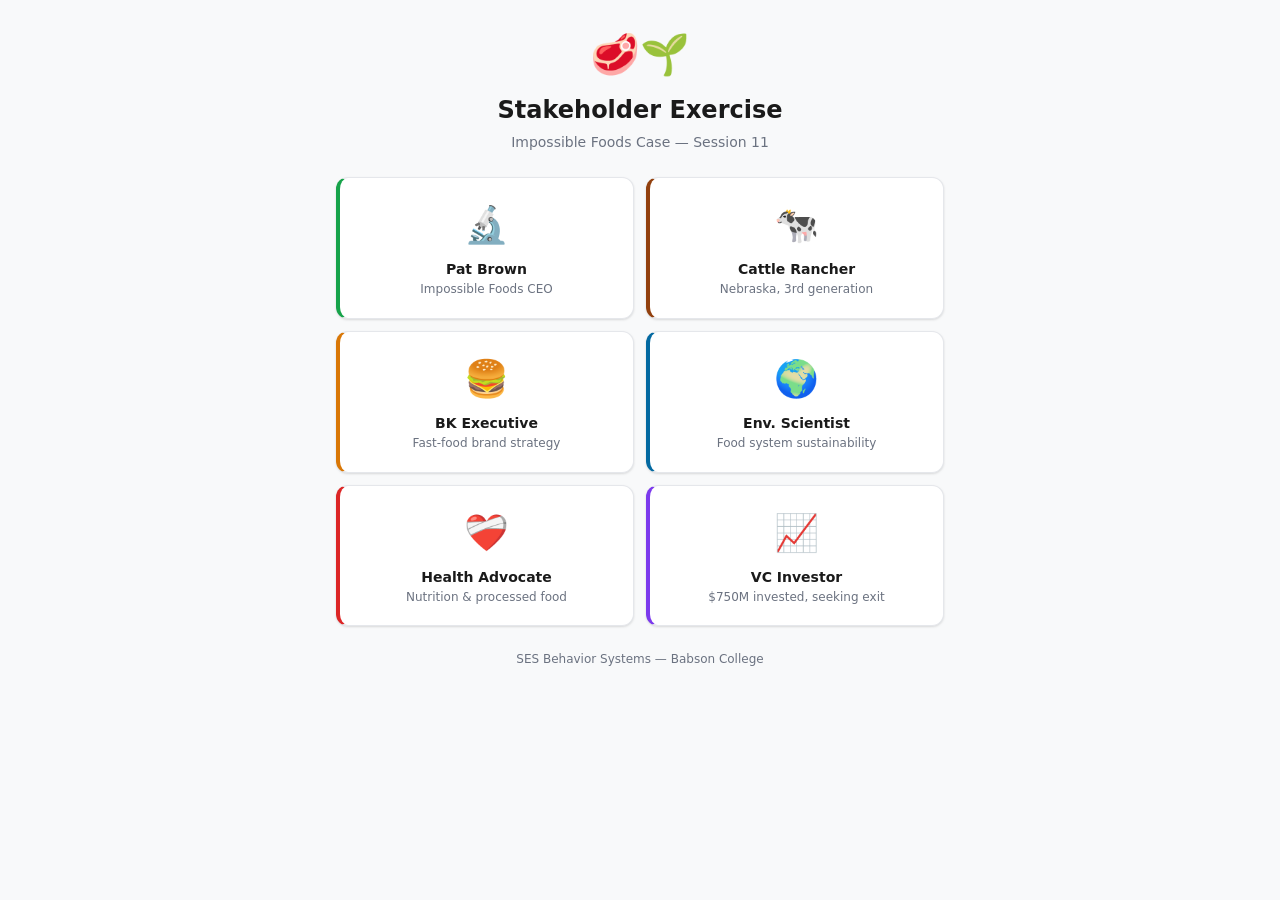
<file: index.html>
<!DOCTYPE html>
<html lang="en">
<head>
  <meta charset="UTF-8">
  <meta name="viewport" content="width=device-width, initial-scale=1.0">
  <title>Impossible Foods — Stakeholder Exercise</title>
  <link rel="stylesheet" href="css/shared.css">
</head>
<body>
  <div class="landing">
    <div class="landing__header">
      <div style="font-size: 40px; margin-bottom: 8px;">🥩🌱</div>
      <h1 class="landing__title">Stakeholder Exercise</h1>
      <p class="landing__subtitle">Impossible Foods Case — Session 11</p>
    </div>

    <div class="role-grid">
      <a href="roles/pat-brown.html" class="role-card role-card--pat-brown">
        <div class="role-card__icon">🔬</div>
        <div class="role-card__name">Pat Brown</div>
        <div class="role-card__tagline">Impossible Foods CEO</div>
      </a>

      <a href="roles/rancher.html" class="role-card role-card--rancher">
        <div class="role-card__icon">🐄</div>
        <div class="role-card__name">Cattle Rancher</div>
        <div class="role-card__tagline">Nebraska, 3rd generation</div>
      </a>

      <a href="roles/burger-king.html" class="role-card role-card--burger-king">
        <div class="role-card__icon">🍔</div>
        <div class="role-card__name">BK Executive</div>
        <div class="role-card__tagline">Fast-food brand strategy</div>
      </a>

      <a href="roles/scientist.html" class="role-card role-card--scientist">
        <div class="role-card__icon">🌍</div>
        <div class="role-card__name">Env. Scientist</div>
        <div class="role-card__tagline">Food system sustainability</div>
      </a>

      <a href="roles/health-advocate.html" class="role-card role-card--health-advocate">
        <div class="role-card__icon">❤️‍🩹</div>
        <div class="role-card__name">Health Advocate</div>
        <div class="role-card__tagline">Nutrition &amp; processed food</div>
      </a>

      <a href="roles/investor.html" class="role-card role-card--investor">
        <div class="role-card__icon">📈</div>
        <div class="role-card__name">VC Investor</div>
        <div class="role-card__tagline">$750M invested, seeking exit</div>
      </a>
    </div>

    <div class="landing__footer">
      SES Behavior Systems — Babson College
    </div>
  </div>
</body>
</html>
</file>
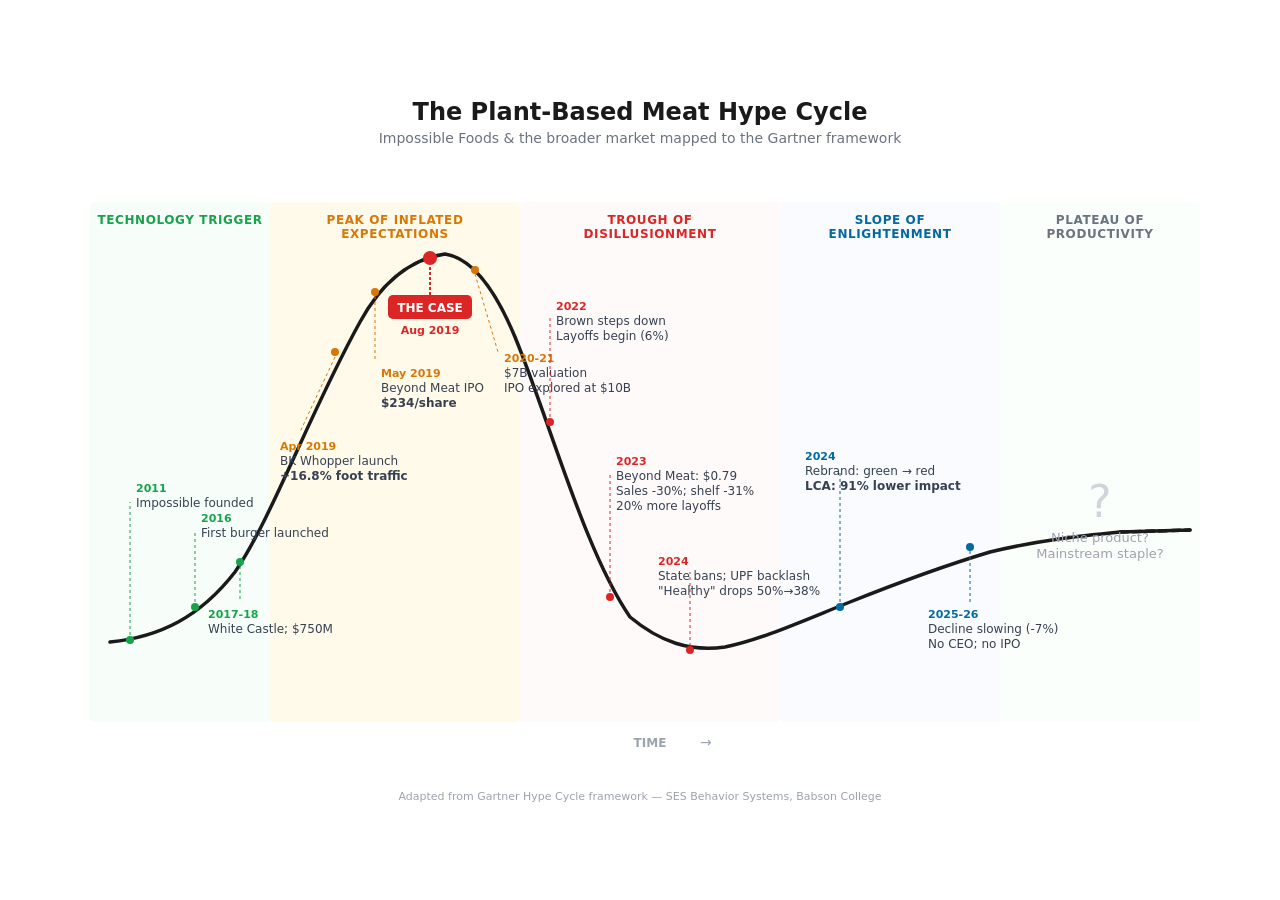
<file: hype-cycle.html>
<!DOCTYPE html>
<html lang="en">
<head>
  <meta charset="UTF-8">
  <meta name="viewport" content="width=device-width, initial-scale=1.0">
  <title>Plant-Based Meat Hype Cycle</title>
  <style>
    * { box-sizing: border-box; margin: 0; padding: 0; }
    body {
      font-family: -apple-system, BlinkMacSystemFont, 'Segoe UI', system-ui, sans-serif;
      background: #fff;
      color: #1a1a1a;
      display: flex;
      justify-content: center;
      align-items: center;
      min-height: 100vh;
      padding: 20px;
    }
    .container { width: 100%; max-width: 1200px; }
    h1 { text-align: center; font-size: 24px; font-weight: 700; margin-bottom: 4px; }
    .subtitle { text-align: center; font-size: 14px; color: #6b7280; margin-bottom: 16px; }
    svg { width: 100%; height: auto; display: block; }
    footer { text-align: center; font-size: 11px; color: #9ca3af; margin-top: 8px; }
  </style>
</head>
<body>
  <div class="container">
    <h1>The Plant-Based Meat Hype Cycle</h1>
    <p class="subtitle">Impossible Foods & the broader market mapped to the Gartner framework</p>

    <svg viewBox="0 0 1200 620" xmlns="http://www.w3.org/2000/svg">

      <!-- Phase background bands -->
      <rect x="50" y="40" width="180" height="520" fill="#f0fdf4" rx="4" opacity="0.5"/>
      <rect x="230" y="40" width="250" height="520" fill="#fef3c7" rx="4" opacity="0.4"/>
      <rect x="480" y="40" width="260" height="520" fill="#fef2f2" rx="4" opacity="0.4"/>
      <rect x="740" y="40" width="220" height="520" fill="#eff6ff" rx="4" opacity="0.4"/>
      <rect x="960" y="40" width="200" height="520" fill="#f0fdf4" rx="4" opacity="0.3"/>

      <!-- Phase labels at top -->
      <text x="140" y="62" text-anchor="middle" font-size="12" font-weight="700" text-transform="uppercase" letter-spacing="0.05em" fill="#16a34a">TECHNOLOGY TRIGGER</text>

      <text x="355" y="62" text-anchor="middle" font-size="12" font-weight="700" letter-spacing="0.05em" fill="#d97706">PEAK OF INFLATED</text>
      <text x="355" y="76" text-anchor="middle" font-size="12" font-weight="700" letter-spacing="0.05em" fill="#d97706">EXPECTATIONS</text>

      <text x="610" y="62" text-anchor="middle" font-size="12" font-weight="700" letter-spacing="0.05em" fill="#dc2626">TROUGH OF</text>
      <text x="610" y="76" text-anchor="middle" font-size="12" font-weight="700" letter-spacing="0.05em" fill="#dc2626">DISILLUSIONMENT</text>

      <text x="850" y="62" text-anchor="middle" font-size="12" font-weight="700" letter-spacing="0.05em" fill="#0369a1">SLOPE OF</text>
      <text x="850" y="76" text-anchor="middle" font-size="12" font-weight="700" letter-spacing="0.05em" fill="#0369a1">ENLIGHTENMENT</text>

      <text x="1060" y="62" text-anchor="middle" font-size="12" font-weight="700" letter-spacing="0.05em" fill="#6b7280">PLATEAU OF</text>
      <text x="1060" y="76" text-anchor="middle" font-size="12" font-weight="700" letter-spacing="0.05em" fill="#6b7280">PRODUCTIVITY</text>

      <!-- The hype cycle curve -->
      <path d="M 70,480
               C 120,475 160,455 195,410
               C 230,360 270,250 320,160
               C 350,105 385,95 405,92
               C 425,95 450,115 475,175
               C 510,260 545,390 590,455
               C 620,480 650,490 685,485
               C 720,478 760,460 810,440
               C 860,420 900,405 950,390
               C 1000,378 1040,374 1080,370
               L 1150,368"
            fill="none" stroke="#1a1a1a" stroke-width="3.5" stroke-linecap="round"/>

      <!-- Dashed future portion -->
      <path d="M 1080,370 L 1150,368"
            fill="none" stroke="#1a1a1a" stroke-width="3.5" stroke-dasharray="8,5" stroke-linecap="round"/>

      <!-- Axis labels -->
      <text x="32" y="110" text-anchor="middle" font-size="12" fill="#9ca3af" font-weight="600" transform="rotate(-90, 32, 300)">EXPECTATIONS</text>
      <text x="610" y="585" text-anchor="middle" font-size="12" fill="#9ca3af" font-weight="600">TIME</text>
      <text x="660" y="585" fill="#9ca3af" font-size="14">&#8594;</text>

      <!-- ===================== -->
      <!-- EVENT ANNOTATIONS     -->
      <!-- ===================== -->

      <!-- TRIGGER: 2011 — Founded -->
      <circle cx="90" cy="478" r="4" fill="#16a34a"/>
      <line x1="90" y1="473" x2="90" y2="340" stroke="#16a34a" stroke-width="1" stroke-dasharray="3,3"/>
      <text x="96" y="330" font-size="11" font-weight="700" fill="#16a34a">2011</text>
      <text x="96" y="345" font-size="12" fill="#374151">Impossible founded</text>

      <!-- TRIGGER: 2016 — First product -->
      <circle cx="155" cy="445" r="4" fill="#16a34a"/>
      <line x1="155" y1="440" x2="155" y2="370" stroke="#16a34a" stroke-width="1" stroke-dasharray="3,3"/>
      <text x="161" y="360" font-size="11" font-weight="700" fill="#16a34a">2016</text>
      <text x="161" y="375" font-size="12" fill="#374151">First burger launched</text>

      <!-- TRIGGER: 2017-18 -->
      <circle cx="200" cy="400" r="4" fill="#16a34a"/>
      <line x1="200" y1="404" x2="200" y2="440" stroke="#16a34a" stroke-width="1" stroke-dasharray="3,3"/>
      <text x="168" y="456" font-size="11" font-weight="700" fill="#16a34a">2017-18</text>
      <text x="168" y="471" font-size="12" fill="#374151">White Castle; $750M</text>

      <!-- PEAK: Apr 2019 — BK Whopper -->
      <circle cx="295" cy="190" r="4" fill="#d97706"/>
      <line x1="295" y1="195" x2="260" y2="270" stroke="#d97706" stroke-width="1" stroke-dasharray="3,3"/>
      <text x="240" y="288" font-size="11" font-weight="700" fill="#d97706">Apr 2019</text>
      <text x="240" y="303" font-size="12" fill="#374151">BK Whopper launch</text>
      <text x="240" y="318" font-size="12" font-weight="700" fill="#374151">+16.8% foot traffic</text>

      <!-- PEAK: May 2019 — Beyond IPO -->
      <circle cx="335" cy="130" r="4" fill="#d97706"/>
      <line x1="335" y1="134" x2="335" y2="200" stroke="#d97706" stroke-width="1" stroke-dasharray="3,3"/>
      <text x="341" y="215" font-size="11" font-weight="700" fill="#d97706">May 2019</text>
      <text x="341" y="230" font-size="12" fill="#374151">Beyond Meat IPO</text>
      <text x="341" y="245" font-size="12" font-weight="700" fill="#374151">$234/share</text>

      <!-- "THE CASE" marker -->
      <circle cx="390" cy="96" r="7" fill="#dc2626"/>
      <line x1="390" y1="105" x2="390" y2="133" stroke="#dc2626" stroke-width="2" stroke-dasharray="3,2"/>
      <rect x="348" y="133" width="84" height="24" rx="5" fill="#dc2626"/>
      <text x="390" y="150" text-anchor="middle" fill="#fff" font-size="12" font-weight="800">THE CASE</text>
      <text x="390" y="172" text-anchor="middle" fill="#dc2626" font-size="11" font-weight="700">Aug 2019</text>

      <!-- PEAK: 2020-21 -->
      <circle cx="435" cy="108" r="4" fill="#d97706"/>
      <line x1="435" y1="112" x2="458" y2="190" stroke="#d97706" stroke-width="1" stroke-dasharray="3,3"/>
      <text x="464" y="200" font-size="11" font-weight="700" fill="#d97706">2020-21</text>
      <text x="464" y="215" font-size="12" fill="#374151">$7B valuation</text>
      <text x="464" y="230" font-size="12" fill="#374151">IPO explored at $10B</text>

      <!-- TROUGH: 2022 — Brown out -->
      <circle cx="510" cy="260" r="4" fill="#dc2626"/>
      <line x1="510" y1="255" x2="510" y2="155" stroke="#dc2626" stroke-width="1" stroke-dasharray="3,3"/>
      <text x="516" y="148" font-size="11" font-weight="700" fill="#dc2626">2022</text>
      <text x="516" y="163" font-size="12" fill="#374151">Brown steps down</text>
      <text x="516" y="178" font-size="12" fill="#374151">Layoffs begin (6%)</text>

      <!-- TROUGH: 2023 — Crash -->
      <circle cx="570" cy="435" r="4" fill="#dc2626"/>
      <line x1="570" y1="430" x2="570" y2="310" stroke="#dc2626" stroke-width="1" stroke-dasharray="3,3"/>
      <text x="576" y="303" font-size="11" font-weight="700" fill="#dc2626">2023</text>
      <text x="576" y="318" font-size="12" fill="#374151">Beyond Meat: $0.79</text>
      <text x="576" y="333" font-size="12" fill="#374151">Sales -30%; shelf -31%</text>
      <text x="576" y="348" font-size="12" fill="#374151">20% more layoffs</text>

      <!-- TROUGH: 2024 — Backlash -->
      <circle cx="650" cy="488" r="4" fill="#dc2626"/>
      <line x1="650" y1="484" x2="650" y2="410" stroke="#dc2626" stroke-width="1" stroke-dasharray="3,3"/>
      <text x="618" y="403" font-size="11" font-weight="700" fill="#dc2626">2024</text>
      <text x="618" y="418" font-size="12" fill="#374151">State bans; UPF backlash</text>
      <text x="618" y="433" font-size="12" fill="#374151">"Healthy" drops 50%→38%</text>

      <!-- SLOPE: 2024 — Rebrand -->
      <circle cx="800" cy="445" r="4" fill="#0369a1"/>
      <line x1="800" y1="440" x2="800" y2="310" stroke="#0369a1" stroke-width="1" stroke-dasharray="3,3"/>
      <text x="765" y="298" font-size="11" font-weight="700" fill="#0369a1">2024</text>
      <text x="765" y="313" font-size="12" fill="#374151">Rebrand: green → red</text>
      <text x="765" y="328" font-size="12" font-weight="700" fill="#374151">LCA: 91% lower impact</text>

      <!-- SLOPE: 2025-26 -->
      <circle cx="930" cy="385" r="4" fill="#0369a1"/>
      <line x1="930" y1="389" x2="930" y2="440" stroke="#0369a1" stroke-width="1" stroke-dasharray="3,3"/>
      <text x="888" y="456" font-size="11" font-weight="700" fill="#0369a1">2025-26</text>
      <text x="888" y="471" font-size="12" fill="#374151">Decline slowing (-7%)</text>
      <text x="888" y="486" font-size="12" fill="#374151">No CEO; no IPO</text>

      <!-- PLATEAU: question mark -->
      <text x="1060" y="355" text-anchor="middle" font-size="44" fill="#d1d5db" font-weight="300">?</text>
      <text x="1060" y="380" text-anchor="middle" font-size="13" fill="#9ca3af">Niche product?</text>
      <text x="1060" y="396" text-anchor="middle" font-size="13" fill="#9ca3af">Mainstream staple?</text>

    </svg>

    <footer>
      Adapted from Gartner Hype Cycle framework — SES Behavior Systems, Babson College
    </footer>
  </div>
</body>
</html>
</file>
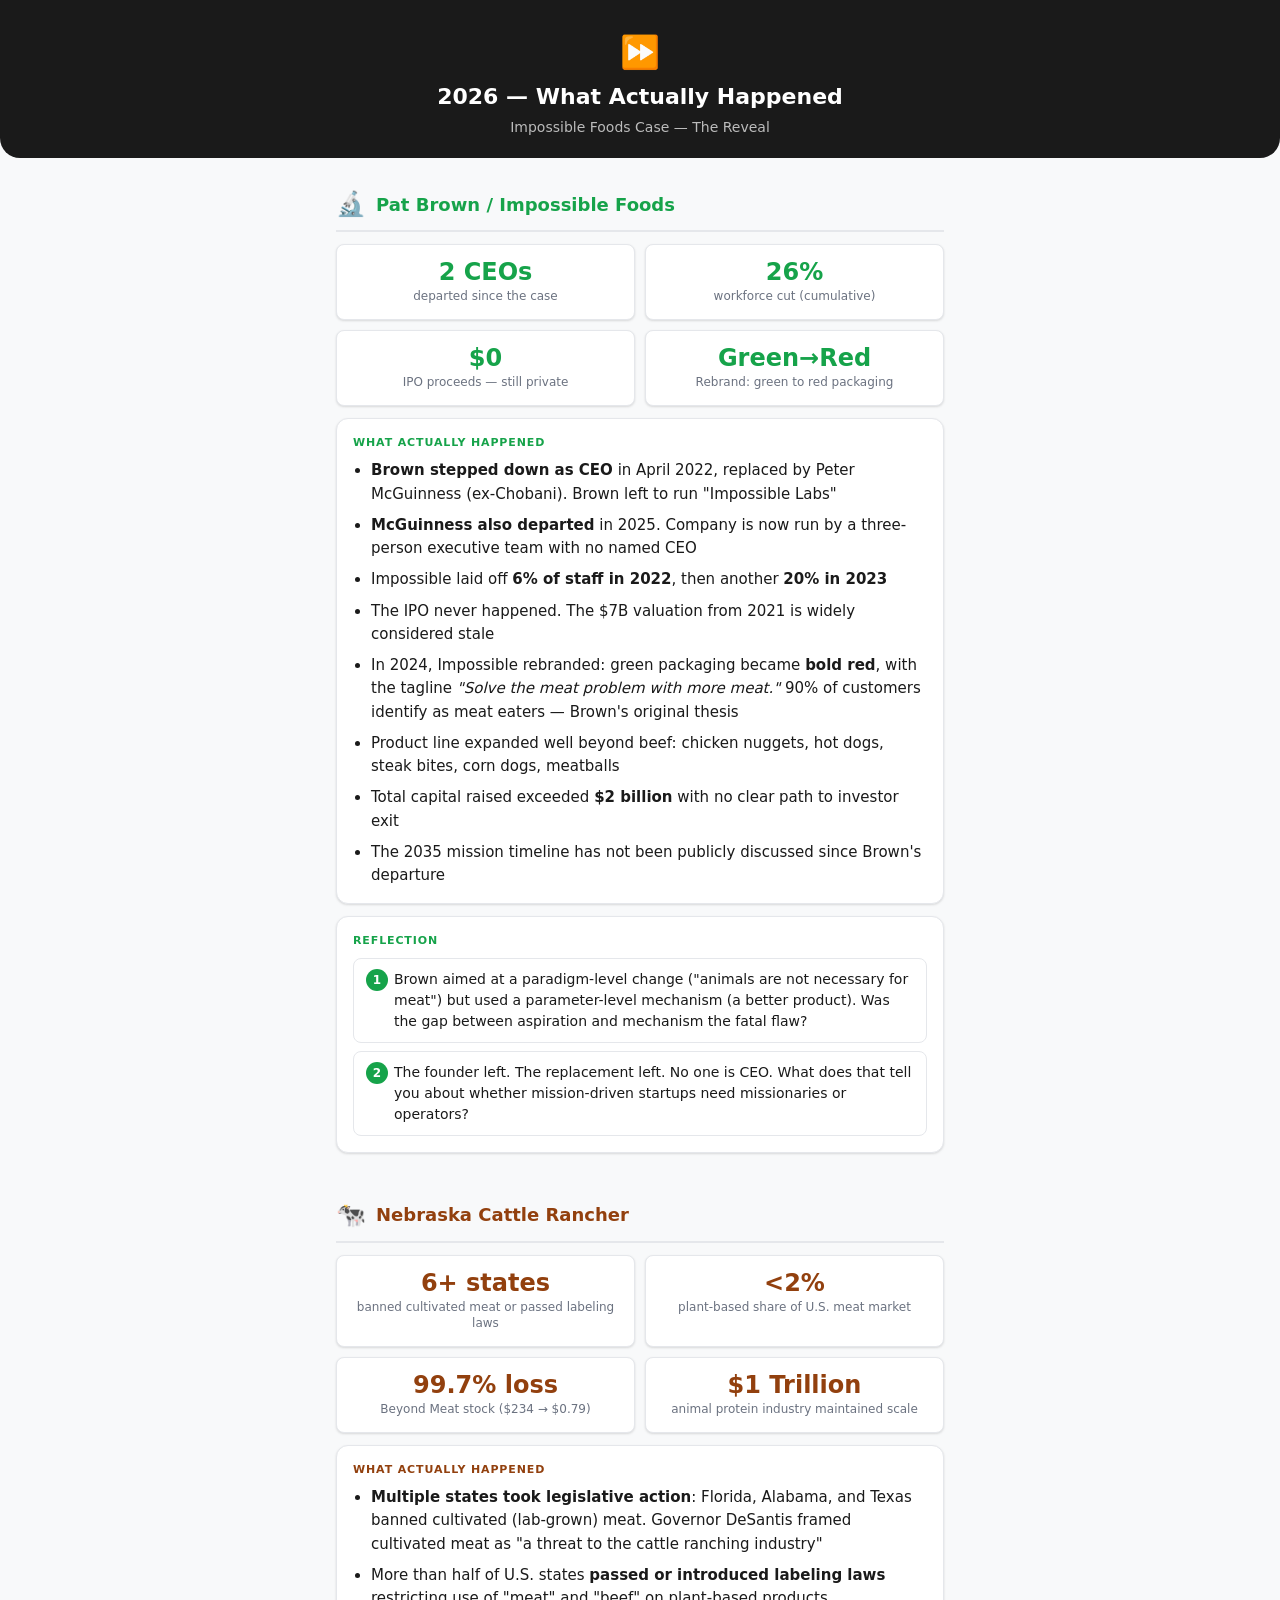
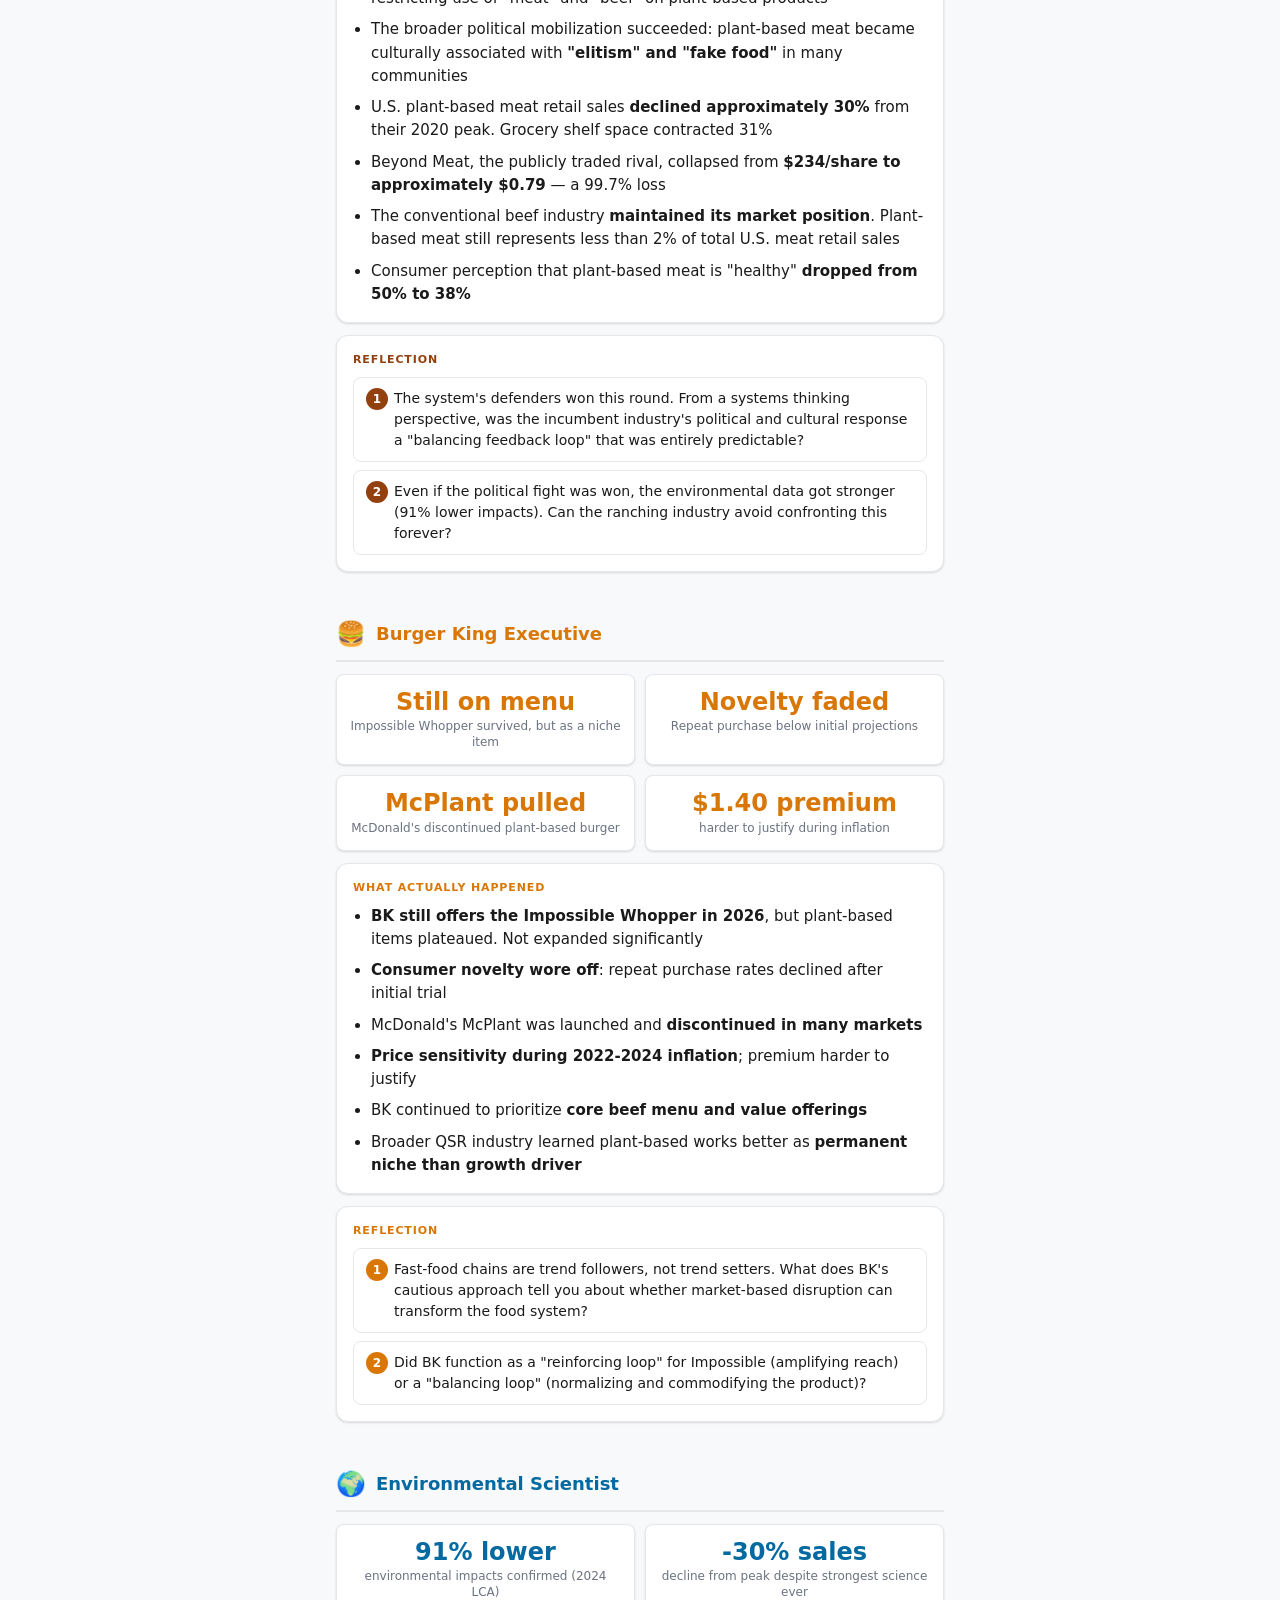
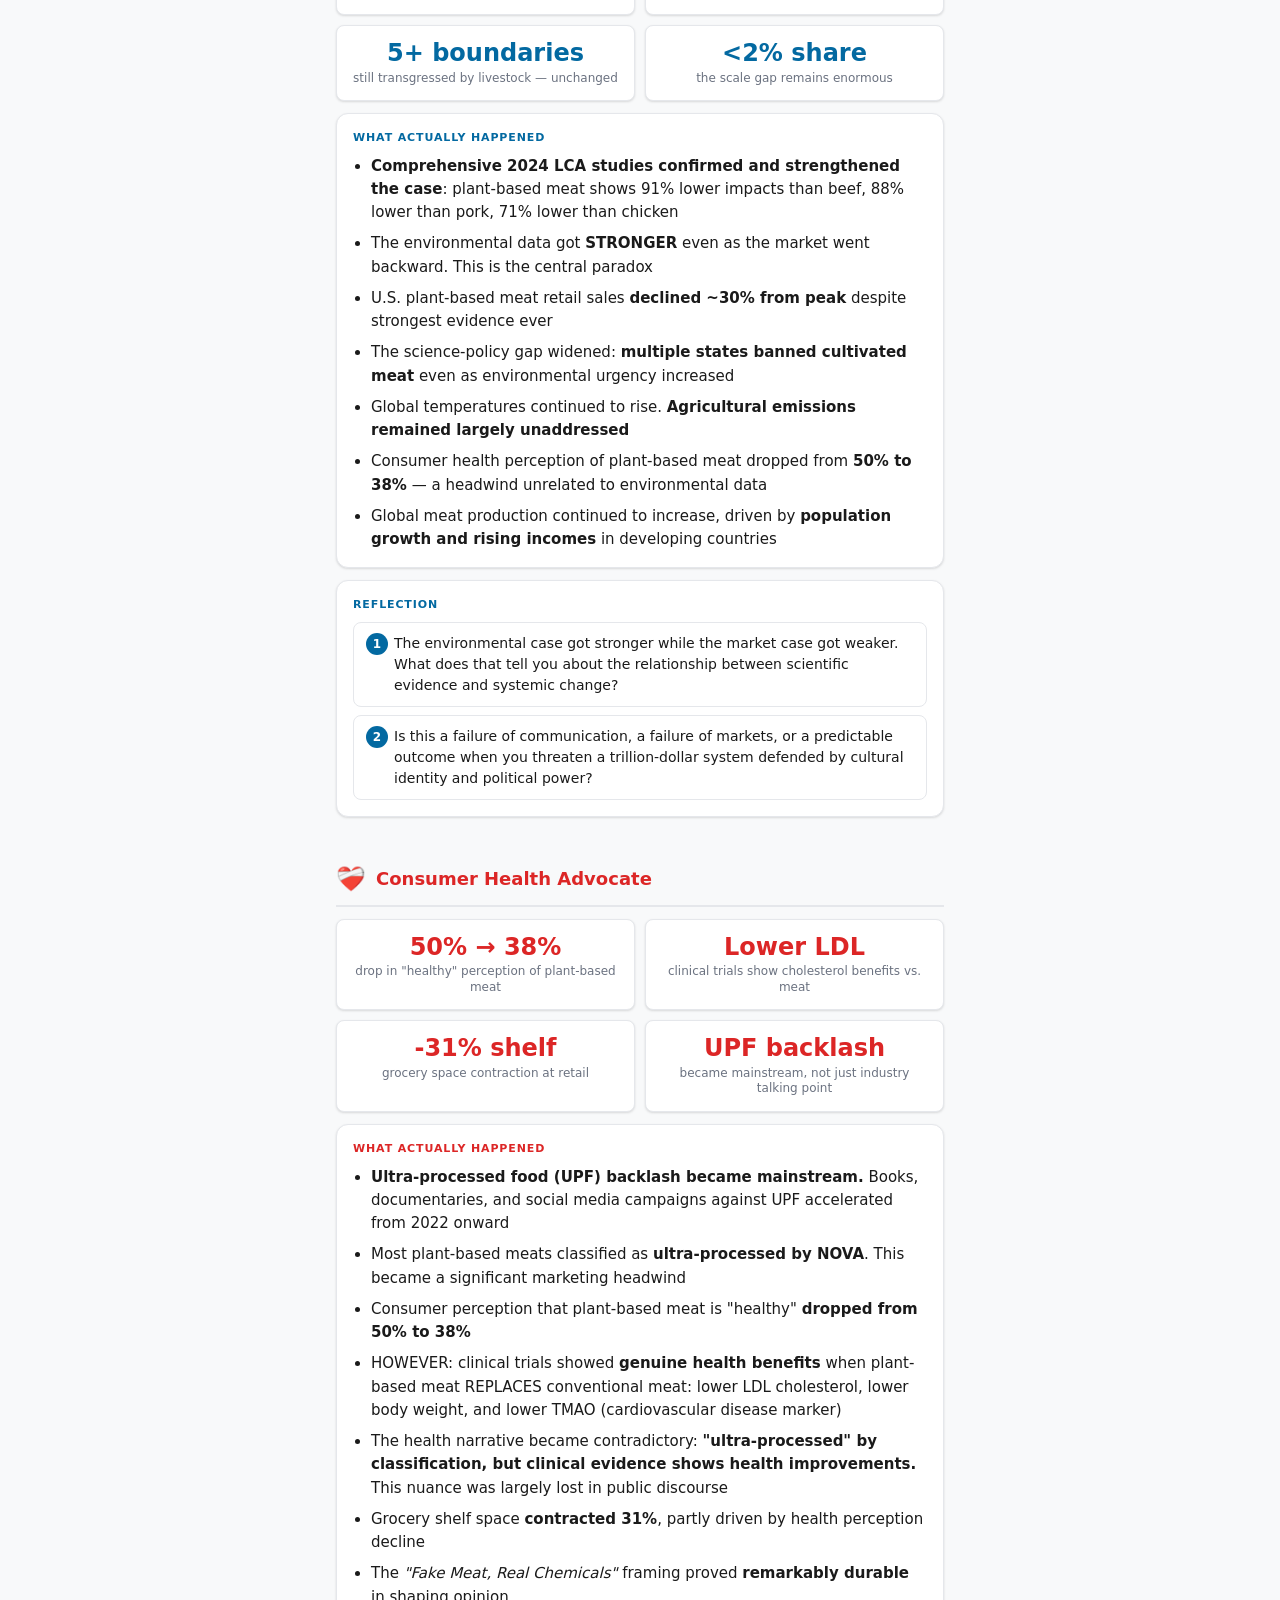
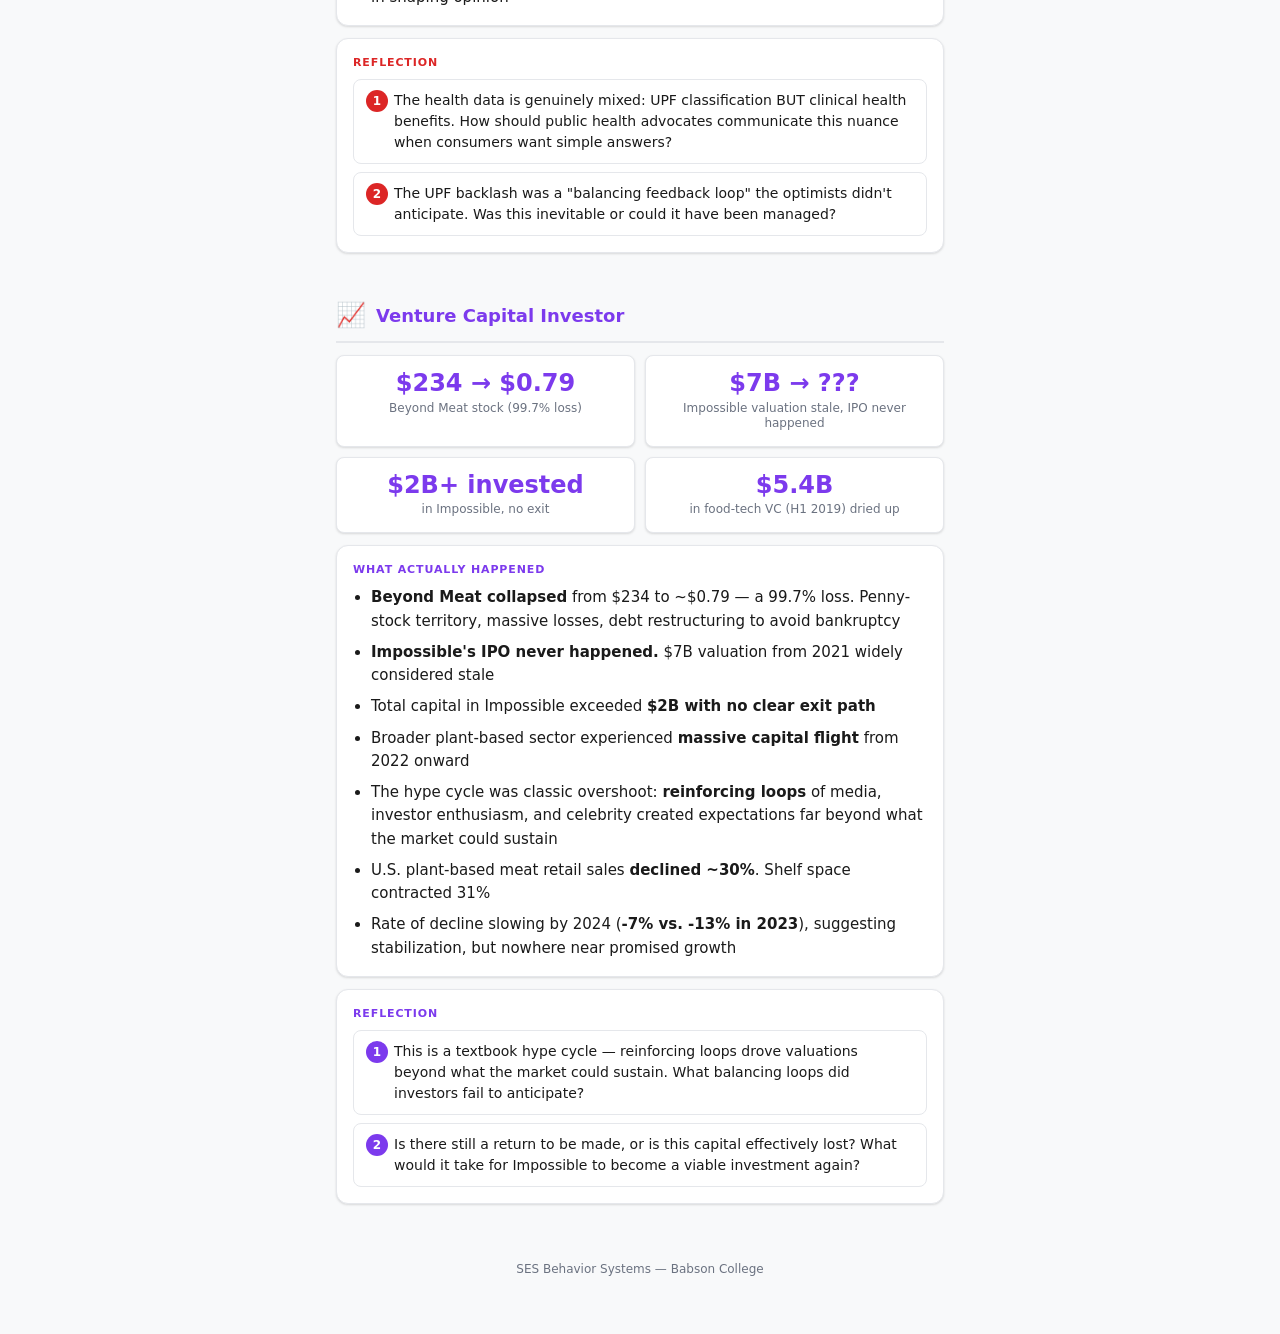
<file: reveal.html>
<!DOCTYPE html>
<html lang="en">
<head>
  <meta charset="UTF-8">
  <meta name="viewport" content="width=device-width, initial-scale=1.0">
  <title>2026 Reveal — Impossible Foods Stakeholder Exercise</title>
  <link rel="stylesheet" href="css/shared.css">
  <style>
    .reveal-header {
      text-align: center;
      padding: 28px 20px 20px;
      background: #1a1a1a;
      color: #fff;
      border-radius: 0 0 20px 20px;
    }
    .reveal-header h1 { font-size: 22px; font-weight: 800; margin-bottom: 4px; }
    .reveal-header p { font-size: 14px; opacity: 0.7; }

    .role-section { margin-bottom: 32px; }
    .role-section__header {
      display: flex;
      align-items: center;
      gap: 10px;
      padding: 12px 0 8px;
      border-bottom: 2px solid var(--border);
      margin-bottom: 12px;
    }
    .role-section__icon { font-size: 24px; }
    .role-section__name { font-size: 18px; font-weight: 700; }

    .role-section[data-role="pat-brown"] .role-section__name { color: #16a34a; }
    .role-section[data-role="rancher"] .role-section__name { color: #92400e; }
    .role-section[data-role="burger-king"] .role-section__name { color: #d97706; }
    .role-section[data-role="scientist"] .role-section__name { color: #0369a1; }
    .role-section[data-role="health-advocate"] .role-section__name { color: #dc2626; }
    .role-section[data-role="investor"] .role-section__name { color: #7c3aed; }

    .role-section[data-role="pat-brown"] { --accent: #16a34a; }
    .role-section[data-role="rancher"] { --accent: #92400e; }
    .role-section[data-role="burger-king"] { --accent: #d97706; }
    .role-section[data-role="scientist"] { --accent: #0369a1; }
    .role-section[data-role="health-advocate"] { --accent: #dc2626; }
    .role-section[data-role="investor"] { --accent: #7c3aed; }
  </style>
</head>
<body>
  <div class="reveal-header">
    <div style="font-size: 32px; margin-bottom: 4px;">⏩</div>
    <h1>2026 — What Actually Happened</h1>
    <p>Impossible Foods Case — The Reveal</p>
  </div>

  <div class="content">

    <!-- Pat Brown -->
    <div class="role-section" data-role="pat-brown">
      <div class="role-section__header">
        <span class="role-section__icon">🔬</span>
        <span class="role-section__name">Pat Brown / Impossible Foods</span>
      </div>
      <div class="callouts">
        <div class="callout">
          <div class="callout__number">2 CEOs</div>
          <div class="callout__label">departed since the case</div>
        </div>
        <div class="callout">
          <div class="callout__number">26%</div>
          <div class="callout__label">workforce cut (cumulative)</div>
        </div>
        <div class="callout">
          <div class="callout__number">$0</div>
          <div class="callout__label">IPO proceeds — still private</div>
        </div>
        <div class="callout">
          <div class="callout__number">Green→Red</div>
          <div class="callout__label">Rebrand: green to red packaging</div>
        </div>
      </div>
      <div class="card">
        <div class="card__label">What Actually Happened</div>
        <ul>
          <li><strong>Brown stepped down as CEO</strong> in April 2022, replaced by Peter McGuinness (ex-Chobani). Brown left to run "Impossible Labs"</li>
          <li><strong>McGuinness also departed</strong> in 2025. Company is now run by a three-person executive team with no named CEO</li>
          <li>Impossible laid off <strong>6% of staff in 2022</strong>, then another <strong>20% in 2023</strong></li>
          <li>The IPO never happened. The $7B valuation from 2021 is widely considered stale</li>
          <li>In 2024, Impossible rebranded: green packaging became <strong>bold red</strong>, with the tagline <em>"Solve the meat problem with more meat."</em> 90% of customers identify as meat eaters — Brown's original thesis</li>
          <li>Product line expanded well beyond beef: chicken nuggets, hot dogs, steak bites, corn dogs, meatballs</li>
          <li>Total capital raised exceeded <strong>$2 billion</strong> with no clear path to investor exit</li>
          <li>The 2035 mission timeline has not been publicly discussed since Brown's departure</li>
        </ul>
      </div>
      <div class="card">
        <div class="card__label">Reflection</div>
        <ol class="prompt-list">
          <li>Brown aimed at a paradigm-level change ("animals are not necessary for meat") but used a parameter-level mechanism (a better product). Was the gap between aspiration and mechanism the fatal flaw?</li>
          <li>The founder left. The replacement left. No one is CEO. What does that tell you about whether mission-driven startups need missionaries or operators?</li>
        </ol>
      </div>
    </div>

    <!-- Rancher -->
    <div class="role-section" data-role="rancher">
      <div class="role-section__header">
        <span class="role-section__icon">🐄</span>
        <span class="role-section__name">Nebraska Cattle Rancher</span>
      </div>
      <div class="callouts">
        <div class="callout">
          <div class="callout__number">6+ states</div>
          <div class="callout__label">banned cultivated meat or passed labeling laws</div>
        </div>
        <div class="callout">
          <div class="callout__number"><2%</div>
          <div class="callout__label">plant-based share of U.S. meat market</div>
        </div>
        <div class="callout">
          <div class="callout__number">99.7% loss</div>
          <div class="callout__label">Beyond Meat stock ($234 → $0.79)</div>
        </div>
        <div class="callout">
          <div class="callout__number">$1 Trillion</div>
          <div class="callout__label">animal protein industry maintained scale</div>
        </div>
      </div>
      <div class="card">
        <div class="card__label">What Actually Happened</div>
        <ul>
          <li><strong>Multiple states took legislative action</strong>: Florida, Alabama, and Texas banned cultivated (lab-grown) meat. Governor DeSantis framed cultivated meat as "a threat to the cattle ranching industry"</li>
          <li>More than half of U.S. states <strong>passed or introduced labeling laws</strong> restricting use of "meat" and "beef" on plant-based products</li>
          <li>The broader political mobilization succeeded: plant-based meat became culturally associated with <strong>"elitism" and "fake food"</strong> in many communities</li>
          <li>U.S. plant-based meat retail sales <strong>declined approximately 30%</strong> from their 2020 peak. Grocery shelf space contracted 31%</li>
          <li>Beyond Meat, the publicly traded rival, collapsed from <strong>$234/share to approximately $0.79</strong> — a 99.7% loss</li>
          <li>The conventional beef industry <strong>maintained its market position</strong>. Plant-based meat still represents less than 2% of total U.S. meat retail sales</li>
          <li>Consumer perception that plant-based meat is "healthy" <strong>dropped from 50% to 38%</strong></li>
        </ul>
      </div>
      <div class="card">
        <div class="card__label">Reflection</div>
        <ol class="prompt-list">
          <li>The system's defenders won this round. From a systems thinking perspective, was the incumbent industry's political and cultural response a "balancing feedback loop" that was entirely predictable?</li>
          <li>Even if the political fight was won, the environmental data got stronger (91% lower impacts). Can the ranching industry avoid confronting this forever?</li>
        </ol>
      </div>
    </div>

    <!-- Burger King -->
    <div class="role-section" data-role="burger-king">
      <div class="role-section__header">
        <span class="role-section__icon">🍔</span>
        <span class="role-section__name">Burger King Executive</span>
      </div>
      <div class="callouts">
        <div class="callout">
          <div class="callout__number">Still on menu</div>
          <div class="callout__label">Impossible Whopper survived, but as a niche item</div>
        </div>
        <div class="callout">
          <div class="callout__number">Novelty faded</div>
          <div class="callout__label">Repeat purchase below initial projections</div>
        </div>
        <div class="callout">
          <div class="callout__number">McPlant pulled</div>
          <div class="callout__label">McDonald's discontinued plant-based burger</div>
        </div>
        <div class="callout">
          <div class="callout__number">$1.40 premium</div>
          <div class="callout__label">harder to justify during inflation</div>
        </div>
      </div>
      <div class="card">
        <div class="card__label">What Actually Happened</div>
        <ul>
          <li><strong>BK still offers the Impossible Whopper in 2026</strong>, but plant-based items plateaued. Not expanded significantly</li>
          <li><strong>Consumer novelty wore off</strong>: repeat purchase rates declined after initial trial</li>
          <li>McDonald's McPlant was launched and <strong>discontinued in many markets</strong></li>
          <li><strong>Price sensitivity during 2022-2024 inflation</strong>; premium harder to justify</li>
          <li>BK continued to prioritize <strong>core beef menu and value offerings</strong></li>
          <li>Broader QSR industry learned plant-based works better as <strong>permanent niche than growth driver</strong></li>
        </ul>
      </div>
      <div class="card">
        <div class="card__label">Reflection</div>
        <ol class="prompt-list">
          <li>Fast-food chains are trend followers, not trend setters. What does BK's cautious approach tell you about whether market-based disruption can transform the food system?</li>
          <li>Did BK function as a "reinforcing loop" for Impossible (amplifying reach) or a "balancing loop" (normalizing and commodifying the product)?</li>
        </ol>
      </div>
    </div>

    <!-- Scientist -->
    <div class="role-section" data-role="scientist">
      <div class="role-section__header">
        <span class="role-section__icon">🌍</span>
        <span class="role-section__name">Environmental Scientist</span>
      </div>
      <div class="callouts">
        <div class="callout">
          <div class="callout__number">91% lower</div>
          <div class="callout__label">environmental impacts confirmed (2024 LCA)</div>
        </div>
        <div class="callout">
          <div class="callout__number">-30% sales</div>
          <div class="callout__label">decline from peak despite strongest science ever</div>
        </div>
        <div class="callout">
          <div class="callout__number">5+ boundaries</div>
          <div class="callout__label">still transgressed by livestock — unchanged</div>
        </div>
        <div class="callout">
          <div class="callout__number">&lt;2% share</div>
          <div class="callout__label">the scale gap remains enormous</div>
        </div>
      </div>
      <div class="card">
        <div class="card__label">What Actually Happened</div>
        <ul>
          <li><strong>Comprehensive 2024 LCA studies confirmed and strengthened the case</strong>: plant-based meat shows 91% lower impacts than beef, 88% lower than pork, 71% lower than chicken</li>
          <li>The environmental data got <strong>STRONGER</strong> even as the market went backward. This is the central paradox</li>
          <li>U.S. plant-based meat retail sales <strong>declined ~30% from peak</strong> despite strongest evidence ever</li>
          <li>The science-policy gap widened: <strong>multiple states banned cultivated meat</strong> even as environmental urgency increased</li>
          <li>Global temperatures continued to rise. <strong>Agricultural emissions remained largely unaddressed</strong></li>
          <li>Consumer health perception of plant-based meat dropped from <strong>50% to 38%</strong> — a headwind unrelated to environmental data</li>
          <li>Global meat production continued to increase, driven by <strong>population growth and rising incomes</strong> in developing countries</li>
        </ul>
      </div>
      <div class="card">
        <div class="card__label">Reflection</div>
        <ol class="prompt-list">
          <li>The environmental case got stronger while the market case got weaker. What does that tell you about the relationship between scientific evidence and systemic change?</li>
          <li>Is this a failure of communication, a failure of markets, or a predictable outcome when you threaten a trillion-dollar system defended by cultural identity and political power?</li>
        </ol>
      </div>
    </div>

    <!-- Health Advocate -->
    <div class="role-section" data-role="health-advocate">
      <div class="role-section__header">
        <span class="role-section__icon">❤️‍🩹</span>
        <span class="role-section__name">Consumer Health Advocate</span>
      </div>
      <div class="callouts">
        <div class="callout">
          <div class="callout__number">50% → 38%</div>
          <div class="callout__label">drop in "healthy" perception of plant-based meat</div>
        </div>
        <div class="callout">
          <div class="callout__number">Lower LDL</div>
          <div class="callout__label">clinical trials show cholesterol benefits vs. meat</div>
        </div>
        <div class="callout">
          <div class="callout__number">-31% shelf</div>
          <div class="callout__label">grocery space contraction at retail</div>
        </div>
        <div class="callout">
          <div class="callout__number">UPF backlash</div>
          <div class="callout__label">became mainstream, not just industry talking point</div>
        </div>
      </div>
      <div class="card">
        <div class="card__label">What Actually Happened</div>
        <ul>
          <li><strong>Ultra-processed food (UPF) backlash became mainstream.</strong> Books, documentaries, and social media campaigns against UPF accelerated from 2022 onward</li>
          <li>Most plant-based meats classified as <strong>ultra-processed by NOVA</strong>. This became a significant marketing headwind</li>
          <li>Consumer perception that plant-based meat is "healthy" <strong>dropped from 50% to 38%</strong></li>
          <li>HOWEVER: clinical trials showed <strong>genuine health benefits</strong> when plant-based meat REPLACES conventional meat: lower LDL cholesterol, lower body weight, and lower TMAO (cardiovascular disease marker)</li>
          <li>The health narrative became contradictory: <strong>"ultra-processed" by classification, but clinical evidence shows health improvements.</strong> This nuance was largely lost in public discourse</li>
          <li>Grocery shelf space <strong>contracted 31%</strong>, partly driven by health perception decline</li>
          <li>The <em>"Fake Meat, Real Chemicals"</em> framing proved <strong>remarkably durable</strong> in shaping opinion</li>
        </ul>
      </div>
      <div class="card">
        <div class="card__label">Reflection</div>
        <ol class="prompt-list">
          <li>The health data is genuinely mixed: UPF classification BUT clinical health benefits. How should public health advocates communicate this nuance when consumers want simple answers?</li>
          <li>The UPF backlash was a "balancing feedback loop" the optimists didn't anticipate. Was this inevitable or could it have been managed?</li>
        </ol>
      </div>
    </div>

    <!-- Investor -->
    <div class="role-section" data-role="investor">
      <div class="role-section__header">
        <span class="role-section__icon">📈</span>
        <span class="role-section__name">Venture Capital Investor</span>
      </div>
      <div class="callouts">
        <div class="callout">
          <div class="callout__number">$234 → $0.79</div>
          <div class="callout__label">Beyond Meat stock (99.7% loss)</div>
        </div>
        <div class="callout">
          <div class="callout__number">$7B → ???</div>
          <div class="callout__label">Impossible valuation stale, IPO never happened</div>
        </div>
        <div class="callout">
          <div class="callout__number">$2B+ invested</div>
          <div class="callout__label">in Impossible, no exit</div>
        </div>
        <div class="callout">
          <div class="callout__number">$5.4B</div>
          <div class="callout__label">in food-tech VC (H1 2019) dried up</div>
        </div>
      </div>
      <div class="card">
        <div class="card__label">What Actually Happened</div>
        <ul>
          <li><strong>Beyond Meat collapsed</strong> from $234 to ~$0.79 — a 99.7% loss. Penny-stock territory, massive losses, debt restructuring to avoid bankruptcy</li>
          <li><strong>Impossible's IPO never happened.</strong> $7B valuation from 2021 widely considered stale</li>
          <li>Total capital in Impossible exceeded <strong>$2B with no clear exit path</strong></li>
          <li>Broader plant-based sector experienced <strong>massive capital flight</strong> from 2022 onward</li>
          <li>The hype cycle was classic overshoot: <strong>reinforcing loops</strong> of media, investor enthusiasm, and celebrity created expectations far beyond what the market could sustain</li>
          <li>U.S. plant-based meat retail sales <strong>declined ~30%</strong>. Shelf space contracted 31%</li>
          <li>Rate of decline slowing by 2024 (<strong>-7% vs. -13% in 2023</strong>), suggesting stabilization, but nowhere near promised growth</li>
        </ul>
      </div>
      <div class="card">
        <div class="card__label">Reflection</div>
        <ol class="prompt-list">
          <li>This is a textbook hype cycle — reinforcing loops drove valuations beyond what the market could sustain. What balancing loops did investors fail to anticipate?</li>
          <li>Is there still a return to be made, or is this capital effectively lost? What would it take for Impossible to become a viable investment again?</li>
        </ol>
      </div>
    </div>

    <div style="text-align:center; padding: 24px 0 40px; font-size: 12px; color: var(--text-secondary);">
      SES Behavior Systems — Babson College
    </div>

  </div>
</body>
</html>
</file>
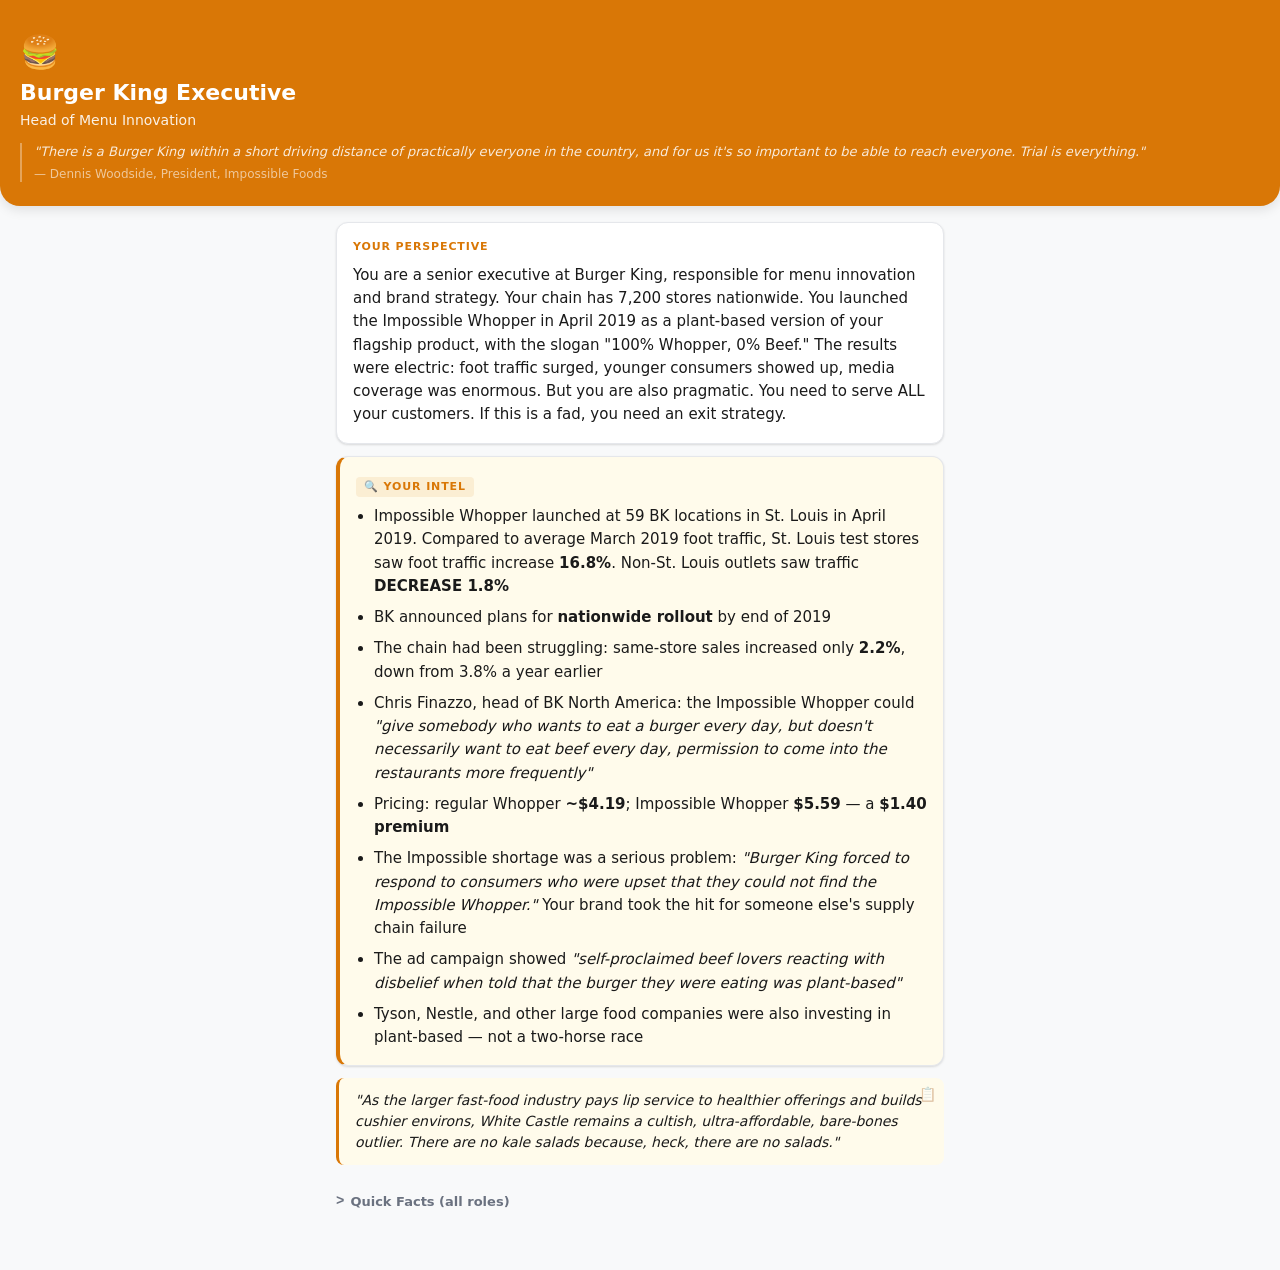
<file: roles/burger-king.html>
<!DOCTYPE html>
<html lang="en">
<head>
  <meta charset="UTF-8">
  <meta name="viewport" content="width=device-width, initial-scale=1.0">
  <title>BK Executive — Stakeholder Exercise</title>
  <link rel="stylesheet" href="../css/shared.css">
</head>
<body data-role="burger-king">
  <div class="scroll-progress"></div>

  <!-- Hero -->
  <div class="hero">
    <div class="hero__icon">🍔</div>
    <h1 class="hero__title">Burger King Executive</h1>
    <p class="hero__subtitle">Head of Menu Innovation</p>
    <div class="hero__quote">
      "There is a Burger King within a short driving distance of practically everyone in the country, and for us it's so important to be able to reach everyone. Trial is everything."
      <span class="hero__quote-attr">— Dennis Woodside, President, Impossible Foods</span>
    </div>
  </div>

  <!-- Content -->
  <div class="content">

    <div class="card">
      <div class="card__label">Your Perspective</div>
      <p>You are a senior executive at Burger King, responsible for menu innovation and brand strategy. Your chain has 7,200 stores nationwide. You launched the Impossible Whopper in April 2019 as a plant-based version of your flagship product, with the slogan "100% Whopper, 0% Beef." The results were electric: foot traffic surged, younger consumers showed up, media coverage was enormous. But you are also pragmatic. You need to serve ALL your customers. If this is a fad, you need an exit strategy.</p>
    </div>

    <div class="card card--intel reveal-ready">
      <div class="card__label">🔍 Your Intel</div>
      <ul>
        <li>Impossible Whopper launched at 59 BK locations in St. Louis in April 2019. Compared to average March 2019 foot traffic, St. Louis test stores saw foot traffic increase <strong>16.8%</strong>. Non-St. Louis outlets saw traffic <strong>DECREASE 1.8%</strong></li>
        <li>BK announced plans for <strong>nationwide rollout</strong> by end of 2019</li>
        <li>The chain had been struggling: same-store sales increased only <strong>2.2%</strong>, down from 3.8% a year earlier</li>
        <li>Chris Finazzo, head of BK North America: the Impossible Whopper could <em>"give somebody who wants to eat a burger every day, but doesn't necessarily want to eat beef every day, permission to come into the restaurants more frequently"</em></li>
        <li>Pricing: regular Whopper <strong>~$4.19</strong>; Impossible Whopper <strong>$5.59</strong> — a <strong>$1.40 premium</strong></li>
        <li>The Impossible shortage was a serious problem: <em>"Burger King forced to respond to consumers who were upset that they could not find the Impossible Whopper."</em> Your brand took the hit for someone else's supply chain failure</li>
        <li>The ad campaign showed <em>"self-proclaimed beef lovers reacting with disbelief when told that the burger they were eating was plant-based"</em></li>
        <li>Tyson, Nestle, and other large food companies were also investing in plant-based — not a two-horse race</li>
      </ul>
    </div>

    <div class="pull-quote">
      "As the larger fast-food industry pays lip service to healthier offerings and builds cushier environs, White Castle remains a cultish, ultra-affordable, bare-bones outlier. There are no kale salads because, heck, there are no salads."
      <button class="copy-btn" title="Copy quote">📋</button>
    </div>

    <details class="accordion">
      <summary>Quick Facts (all roles)</summary>
      <div class="accordion-content">
        <ul>
          <li>Impossible Foods founded 2011; first product launched 2016</li>
          <li>$750M raised by August 2019; valued at ~$2B</li>
          <li>Burger King Impossible Whopper launched April 2019</li>
          <li>Livestock = ~15% of global GHG emissions (FAO)</li>
          <li>Beyond Meat IPO: May 2019, peaked at $234/share</li>
        </ul>
      </div>
    </details>

  </div>

  <div class="toast">Copied!</div>
  <script src="../js/shared.js"></script>
</body>
</html>
</file>
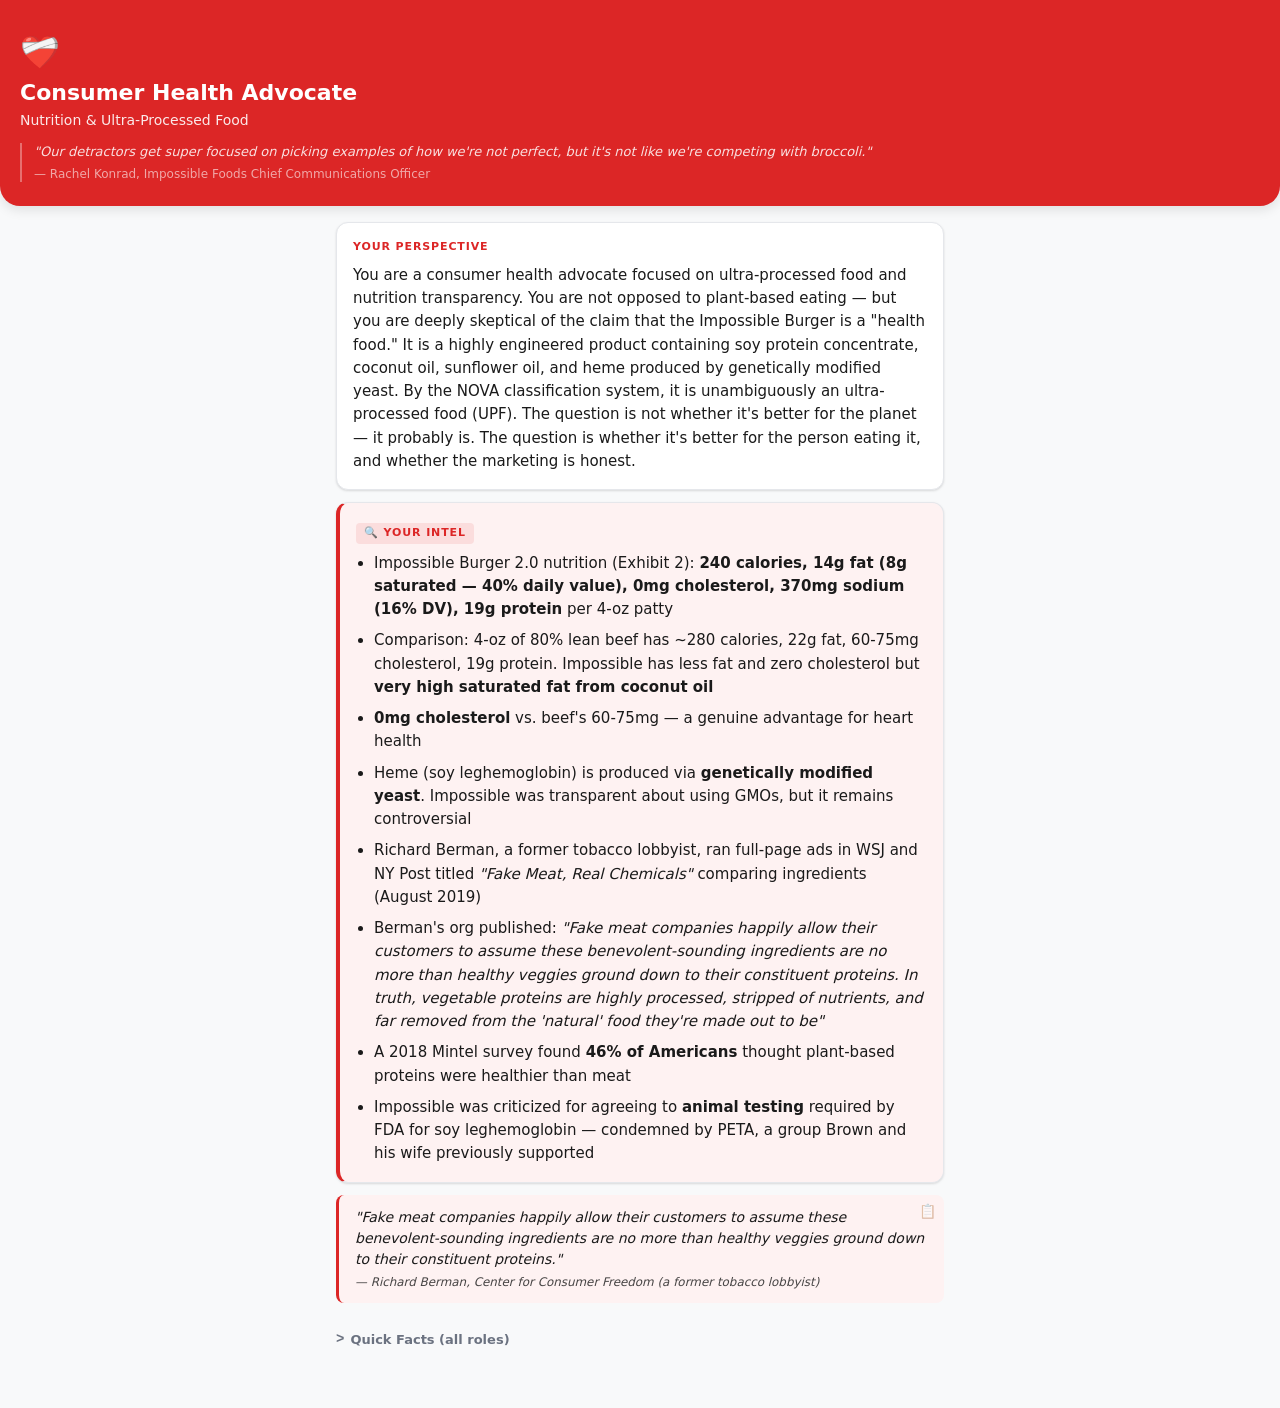
<file: roles/health-advocate.html>
<!DOCTYPE html>
<html lang="en">
<head>
  <meta charset="UTF-8">
  <meta name="viewport" content="width=device-width, initial-scale=1.0">
  <title>Health Advocate — Stakeholder Exercise</title>
  <link rel="stylesheet" href="../css/shared.css">
</head>
<body data-role="health-advocate">
  <div class="scroll-progress"></div>

  <!-- Hero -->
  <div class="hero">
    <div class="hero__icon">❤️‍🩹</div>
    <h1 class="hero__title">Consumer Health Advocate</h1>
    <p class="hero__subtitle">Nutrition & Ultra-Processed Food</p>
    <div class="hero__quote">
      "Our detractors get super focused on picking examples of how we're not perfect, but it's not like we're competing with broccoli."
      <span class="hero__quote-attr">— Rachel Konrad, Impossible Foods Chief Communications Officer</span>
    </div>
  </div>

  <!-- Content -->
  <div class="content">

    <div class="card">
      <div class="card__label">Your Perspective</div>
      <p>You are a consumer health advocate focused on ultra-processed food and nutrition transparency. You are not opposed to plant-based eating — but you are deeply skeptical of the claim that the Impossible Burger is a "health food." It is a highly engineered product containing soy protein concentrate, coconut oil, sunflower oil, and heme produced by genetically modified yeast. By the NOVA classification system, it is unambiguously an ultra-processed food (UPF). The question is not whether it's better for the planet — it probably is. The question is whether it's better for the person eating it, and whether the marketing is honest.</p>
    </div>

    <div class="card card--intel reveal-ready">
      <div class="card__label">🔍 Your Intel</div>
      <ul>
        <li>Impossible Burger 2.0 nutrition (Exhibit 2): <strong>240 calories, 14g fat (8g saturated — 40% daily value), 0mg cholesterol, 370mg sodium (16% DV), 19g protein</strong> per 4-oz patty</li>
        <li>Comparison: 4-oz of 80% lean beef has ~280 calories, 22g fat, 60-75mg cholesterol, 19g protein. Impossible has less fat and zero cholesterol but <strong>very high saturated fat from coconut oil</strong></li>
        <li><strong>0mg cholesterol</strong> vs. beef's 60-75mg — a genuine advantage for heart health</li>
        <li>Heme (soy leghemoglobin) is produced via <strong>genetically modified yeast</strong>. Impossible was transparent about using GMOs, but it remains controversial</li>
        <li>Richard Berman, a former tobacco lobbyist, ran full-page ads in WSJ and NY Post titled <em>"Fake Meat, Real Chemicals"</em> comparing ingredients (August 2019)</li>
        <li>Berman's org published: <em>"Fake meat companies happily allow their customers to assume these benevolent-sounding ingredients are no more than healthy veggies ground down to their constituent proteins. In truth, vegetable proteins are highly processed, stripped of nutrients, and far removed from the 'natural' food they're made out to be"</em></li>
        <li>A 2018 Mintel survey found <strong>46% of Americans</strong> thought plant-based proteins were healthier than meat</li>
        <li>Impossible was criticized for agreeing to <strong>animal testing</strong> required by FDA for soy leghemoglobin — condemned by PETA, a group Brown and his wife previously supported</li>
      </ul>
    </div>

    <div class="pull-quote">
      "Fake meat companies happily allow their customers to assume these benevolent-sounding ingredients are no more than healthy veggies ground down to their constituent proteins."
      <span style="display:block; font-size:0.85em; margin-top:4px; opacity:0.8;">— Richard Berman, Center for Consumer Freedom (a former tobacco lobbyist)</span>
      <button class="copy-btn" title="Copy quote">📋</button>
    </div>

    <details class="accordion">
      <summary>Quick Facts (all roles)</summary>
      <div class="accordion-content">
        <ul>
          <li>Impossible Foods founded 2011; first product launched 2016</li>
          <li>$750M raised by August 2019; valued at ~$2B</li>
          <li>Burger King Impossible Whopper launched April 2019</li>
          <li>Livestock = ~15% of global GHG emissions (FAO)</li>
          <li>Beyond Meat IPO: May 2019, peaked at $234/share</li>
        </ul>
      </div>
    </details>

  </div>

  <div class="toast">Copied!</div>
  <script src="../js/shared.js"></script>
</body>
</html>
</file>
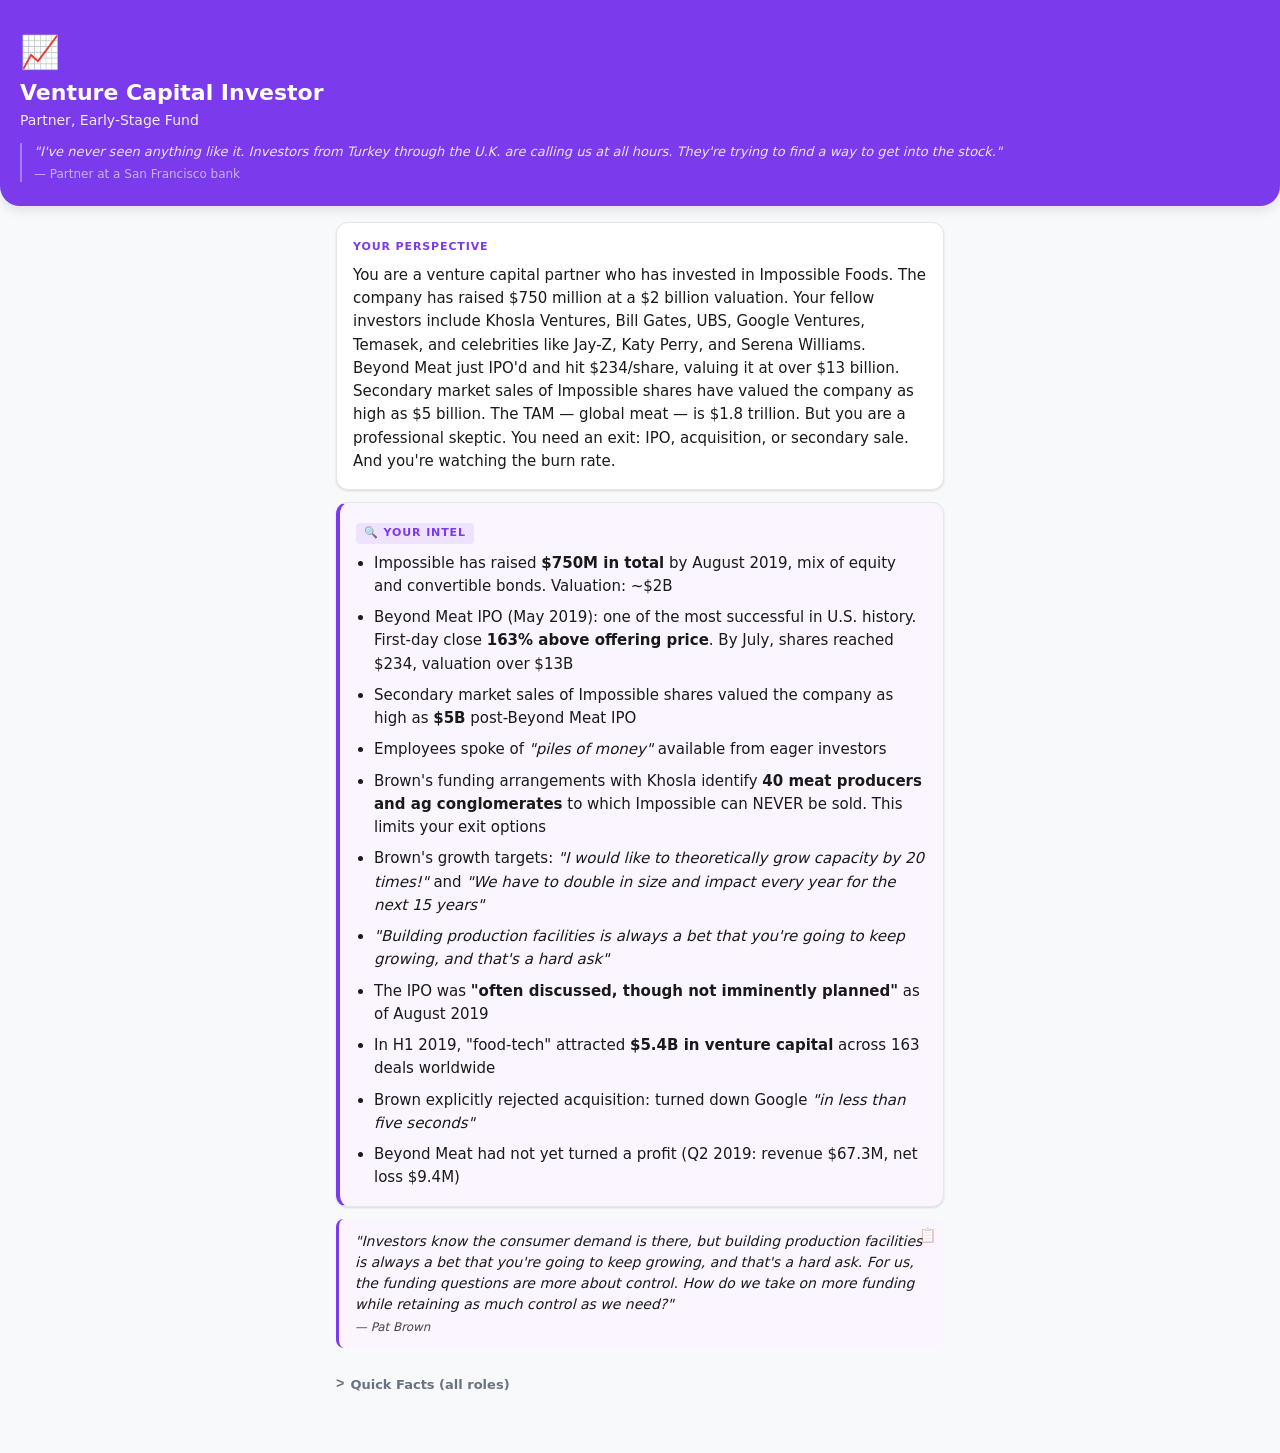
<file: roles/investor.html>
<!DOCTYPE html>
<html lang="en">
<head>
  <meta charset="UTF-8">
  <meta name="viewport" content="width=device-width, initial-scale=1.0">
  <title>VC Investor — Stakeholder Exercise</title>
  <link rel="stylesheet" href="../css/shared.css">
</head>
<body data-role="investor">
  <div class="scroll-progress"></div>

  <!-- Hero -->
  <div class="hero">
    <div class="hero__icon">📈</div>
    <h1 class="hero__title">Venture Capital Investor</h1>
    <p class="hero__subtitle">Partner, Early-Stage Fund</p>
    <div class="hero__quote">
      "I've never seen anything like it. Investors from Turkey through the U.K. are calling us at all hours. They're trying to find a way to get into the stock."
      <span class="hero__quote-attr">— Partner at a San Francisco bank</span>
    </div>
  </div>

  <!-- Content -->
  <div class="content">

    <div class="card">
      <div class="card__label">Your Perspective</div>
      <p>You are a venture capital partner who has invested in Impossible Foods. The company has raised $750 million at a $2 billion valuation. Your fellow investors include Khosla Ventures, Bill Gates, UBS, Google Ventures, Temasek, and celebrities like Jay-Z, Katy Perry, and Serena Williams. Beyond Meat just IPO'd and hit $234/share, valuing it at over $13 billion. Secondary market sales of Impossible shares have valued the company as high as $5 billion. The TAM — global meat — is $1.8 trillion. But you are a professional skeptic. You need an exit: IPO, acquisition, or secondary sale. And you're watching the burn rate.</p>
    </div>

    <div class="card card--intel reveal-ready">
      <div class="card__label">🔍 Your Intel</div>
      <ul>
        <li>Impossible has raised <strong>$750M in total</strong> by August 2019, mix of equity and convertible bonds. Valuation: ~$2B</li>
        <li>Beyond Meat IPO (May 2019): one of the most successful in U.S. history. First-day close <strong>163% above offering price</strong>. By July, shares reached $234, valuation over $13B</li>
        <li>Secondary market sales of Impossible shares valued the company as high as <strong>$5B</strong> post-Beyond Meat IPO</li>
        <li>Employees spoke of <em>"piles of money"</em> available from eager investors</li>
        <li>Brown's funding arrangements with Khosla identify <strong>40 meat producers and ag conglomerates</strong> to which Impossible can NEVER be sold. This limits your exit options</li>
        <li>Brown's growth targets: <em>"I would like to theoretically grow capacity by 20 times!"</em> and <em>"We have to double in size and impact every year for the next 15 years"</em></li>
        <li><em>"Building production facilities is always a bet that you're going to keep growing, and that's a hard ask"</em></li>
        <li>The IPO was <strong>"often discussed, though not imminently planned"</strong> as of August 2019</li>
        <li>In H1 2019, "food-tech" attracted <strong>$5.4B in venture capital</strong> across 163 deals worldwide</li>
        <li>Brown explicitly rejected acquisition: turned down Google <em>"in less than five seconds"</em></li>
        <li>Beyond Meat had not yet turned a profit (Q2 2019: revenue $67.3M, net loss $9.4M)</li>
      </ul>
    </div>

    <div class="pull-quote">
      "Investors know the consumer demand is there, but building production facilities is always a bet that you're going to keep growing, and that's a hard ask. For us, the funding questions are more about control. How do we take on more funding while retaining as much control as we need?"
      <span style="display:block; font-size:0.85em; margin-top:4px; opacity:0.8;">— Pat Brown</span>
      <button class="copy-btn" title="Copy quote">📋</button>
    </div>

    <details class="accordion">
      <summary>Quick Facts (all roles)</summary>
      <div class="accordion-content">
        <ul>
          <li>Impossible Foods founded 2011; first product launched 2016</li>
          <li>$750M raised by August 2019; valued at ~$2B</li>
          <li>Burger King Impossible Whopper launched April 2019</li>
          <li>Livestock = ~15% of global GHG emissions (FAO)</li>
          <li>Beyond Meat IPO: May 2019, peaked at $234/share</li>
        </ul>
      </div>
    </details>

  </div>

  <div class="toast">Copied!</div>
  <script src="../js/shared.js"></script>
</body>
</html>
</file>
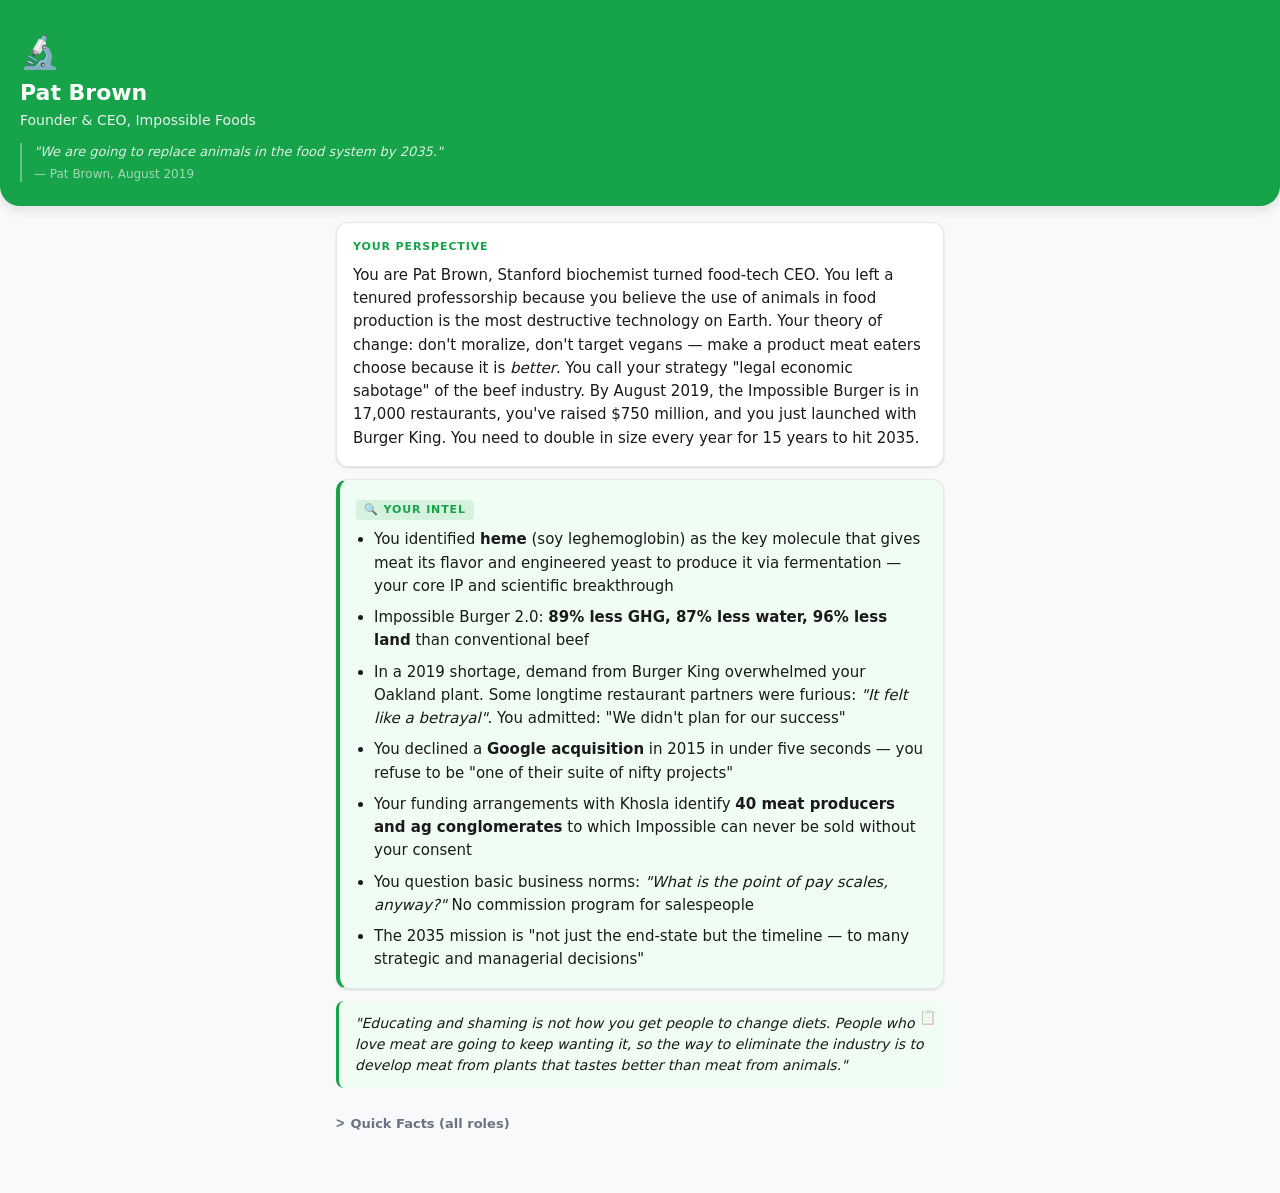
<file: roles/pat-brown.html>
<!DOCTYPE html>
<html lang="en">
<head>
  <meta charset="UTF-8">
  <meta name="viewport" content="width=device-width, initial-scale=1.0">
  <title>Pat Brown — Stakeholder Exercise</title>
  <link rel="stylesheet" href="../css/shared.css">
</head>
<body data-role="pat-brown">
  <div class="scroll-progress"></div>

  <!-- Hero -->
  <div class="hero">
    <div class="hero__icon">🔬</div>
    <h1 class="hero__title">Pat Brown</h1>
    <p class="hero__subtitle">Founder & CEO, Impossible Foods</p>
    <div class="hero__quote">
      "We are going to replace animals in the food system by 2035."
      <span class="hero__quote-attr">— Pat Brown, August 2019</span>
    </div>
  </div>

  <!-- Content -->
  <div class="content">

    <div class="card">
      <div class="card__label">Your Perspective</div>
      <p>You are Pat Brown, Stanford biochemist turned food-tech CEO. You left a tenured professorship because you believe the use of animals in food production is the most destructive technology on Earth. Your theory of change: don't moralize, don't target vegans — make a product meat eaters choose because it is <em>better</em>. You call your strategy "legal economic sabotage" of the beef industry. By August 2019, the Impossible Burger is in 17,000 restaurants, you've raised $750 million, and you just launched with Burger King. You need to double in size every year for 15 years to hit 2035.</p>
    </div>

    <div class="card card--intel reveal-ready">
      <div class="card__label">🔍 Your Intel</div>
      <ul>
        <li>You identified <strong>heme</strong> (soy leghemoglobin) as the key molecule that gives meat its flavor and engineered yeast to produce it via fermentation — your core IP and scientific breakthrough</li>
        <li>Impossible Burger 2.0: <strong>89% less GHG, 87% less water, 96% less land</strong> than conventional beef</li>
        <li>In a 2019 shortage, demand from Burger King overwhelmed your Oakland plant. Some longtime restaurant partners were furious: <em>"It felt like a betrayal"</em>. You admitted: "We didn't plan for our success"</li>
        <li>You declined a <strong>Google acquisition</strong> in 2015 in under five seconds — you refuse to be "one of their suite of nifty projects"</li>
        <li>Your funding arrangements with Khosla identify <strong>40 meat producers and ag conglomerates</strong> to which Impossible can never be sold without your consent</li>
        <li>You question basic business norms: <em>"What is the point of pay scales, anyway?"</em> No commission program for salespeople</li>
        <li>The 2035 mission is "not just the end-state but the timeline — to many strategic and managerial decisions"</li>
      </ul>
    </div>

    <div class="pull-quote">
      "Educating and shaming is not how you get people to change diets. People who love meat are going to keep wanting it, so the way to eliminate the industry is to develop meat from plants that tastes better than meat from animals."
      <button class="copy-btn" title="Copy quote">📋</button>
    </div>

    <details class="accordion">
      <summary>Quick Facts (all roles)</summary>
      <div class="accordion-content">
        <ul>
          <li>Impossible Foods founded 2011; first product launched 2016</li>
          <li>$750M raised by August 2019; valued at ~$2B</li>
          <li>Burger King Impossible Whopper launched April 2019</li>
          <li>Livestock = ~15% of global GHG emissions (FAO)</li>
          <li>Beyond Meat IPO: May 2019, peaked at $234/share</li>
        </ul>
      </div>
    </details>

  </div>

  <div class="toast">Copied!</div>
  <script src="../js/shared.js"></script>
</body>
</html>
</file>
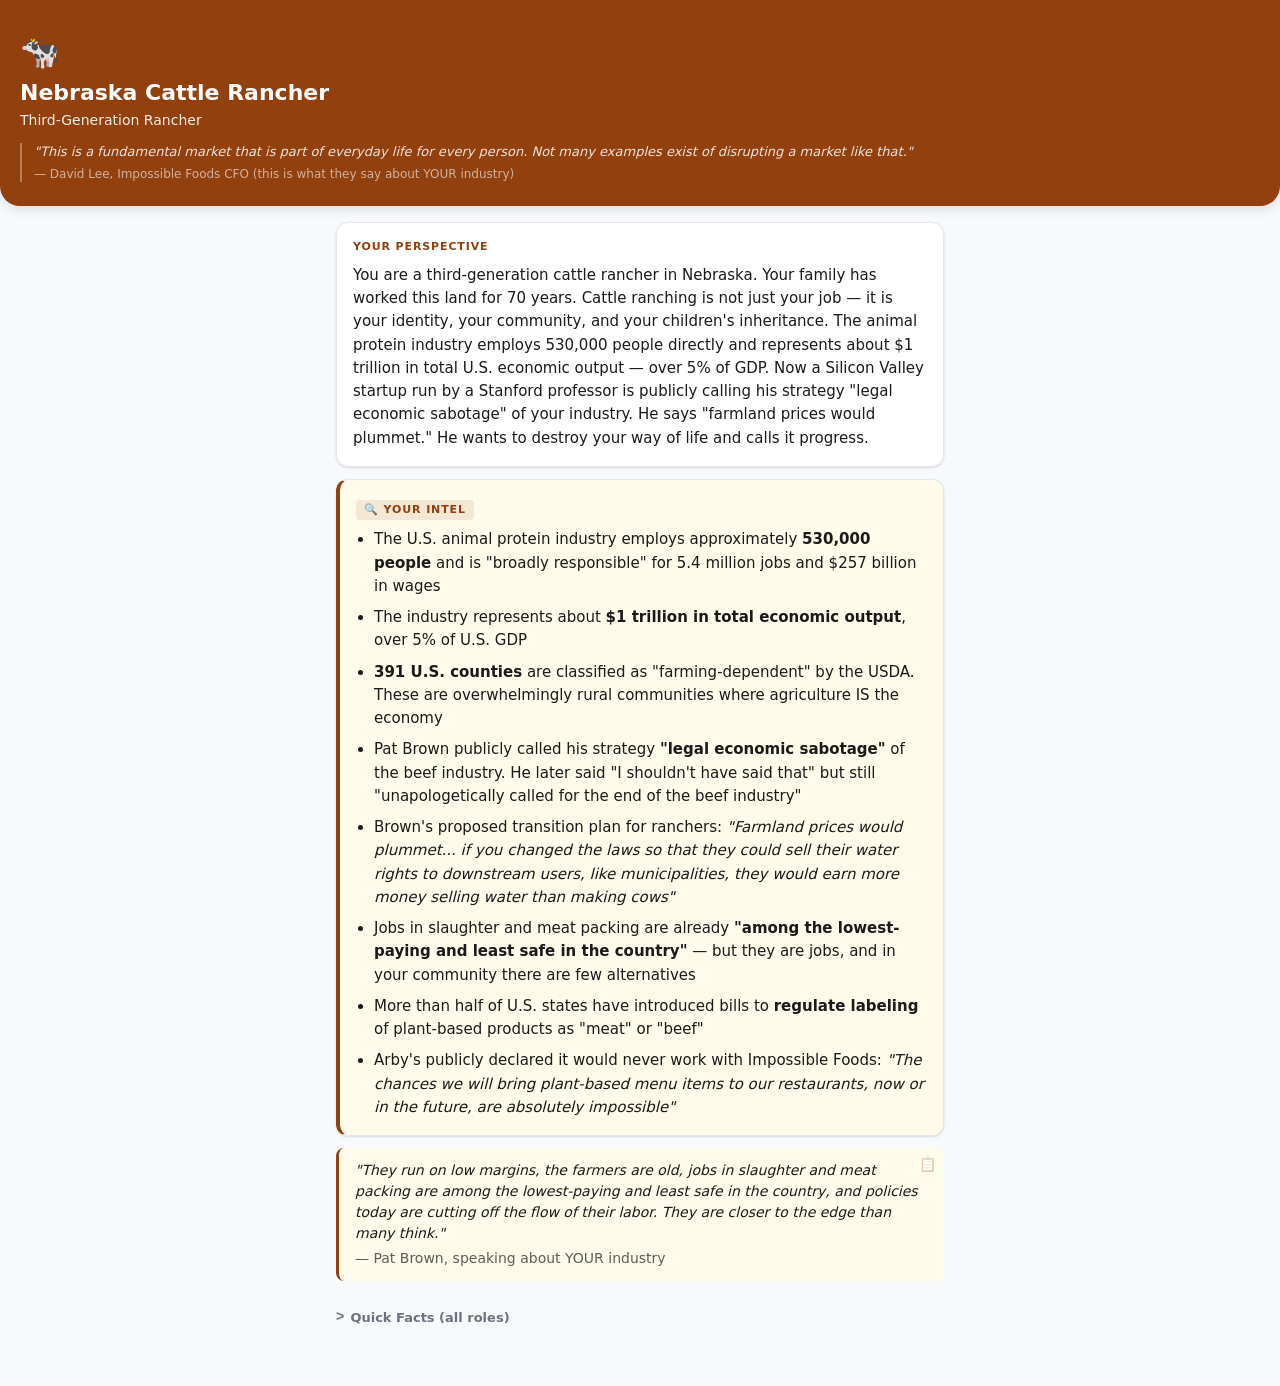
<file: roles/rancher.html>
<!DOCTYPE html>
<html lang="en">
<head>
  <meta charset="UTF-8">
  <meta name="viewport" content="width=device-width, initial-scale=1.0">
  <title>Cattle Rancher — Stakeholder Exercise</title>
  <link rel="stylesheet" href="../css/shared.css">
</head>
<body data-role="rancher">
  <div class="scroll-progress"></div>

  <!-- Hero -->
  <div class="hero">
    <div class="hero__icon">🐄</div>
    <h1 class="hero__title">Nebraska Cattle Rancher</h1>
    <p class="hero__subtitle">Third-Generation Rancher</p>
    <div class="hero__quote">
      "This is a fundamental market that is part of everyday life for every person. Not many examples exist of disrupting a market like that."
      <span class="hero__quote-attr">— David Lee, Impossible Foods CFO (this is what they say about YOUR industry)</span>
    </div>
  </div>

  <!-- Content -->
  <div class="content">

    <div class="card">
      <div class="card__label">Your Perspective</div>
      <p>You are a third-generation cattle rancher in Nebraska. Your family has worked this land for 70 years. Cattle ranching is not just your job — it is your identity, your community, and your children's inheritance. The animal protein industry employs 530,000 people directly and represents about $1 trillion in total U.S. economic output — over 5% of GDP. Now a Silicon Valley startup run by a Stanford professor is publicly calling his strategy "legal economic sabotage" of your industry. He says "farmland prices would plummet." He wants to destroy your way of life and calls it progress.</p>
    </div>

    <div class="card card--intel reveal-ready">
      <div class="card__label">🔍 Your Intel</div>
      <ul>
        <li>The U.S. animal protein industry employs approximately <strong>530,000 people</strong> and is "broadly responsible" for 5.4 million jobs and $257 billion in wages</li>
        <li>The industry represents about <strong>$1 trillion in total economic output</strong>, over 5% of U.S. GDP</li>
        <li><strong>391 U.S. counties</strong> are classified as "farming-dependent" by the USDA. These are overwhelmingly rural communities where agriculture IS the economy</li>
        <li>Pat Brown publicly called his strategy <strong>"legal economic sabotage"</strong> of the beef industry. He later said "I shouldn't have said that" but still "unapologetically called for the end of the beef industry"</li>
        <li>Brown's proposed transition plan for ranchers: <em>"Farmland prices would plummet... if you changed the laws so that they could sell their water rights to downstream users, like municipalities, they would earn more money selling water than making cows"</em></li>
        <li>Jobs in slaughter and meat packing are already <strong>"among the lowest-paying and least safe in the country"</strong> — but they are jobs, and in your community there are few alternatives</li>
        <li>More than half of U.S. states have introduced bills to <strong>regulate labeling</strong> of plant-based products as "meat" or "beef"</li>
        <li>Arby's publicly declared it would never work with Impossible Foods: <em>"The chances we will bring plant-based menu items to our restaurants, now or in the future, are absolutely impossible"</em></li>
      </ul>
    </div>

    <div class="pull-quote">
      "They run on low margins, the farmers are old, jobs in slaughter and meat packing are among the lowest-paying and least safe in the country, and policies today are cutting off the flow of their labor. They are closer to the edge than many think."
      <span style="display:block; margin-top:4px; font-style:normal; opacity:0.7;">— Pat Brown, speaking about YOUR industry</span>
      <button class="copy-btn" title="Copy quote">📋</button>
    </div>

    <details class="accordion">
      <summary>Quick Facts (all roles)</summary>
      <div class="accordion-content">
        <ul>
          <li>Impossible Foods founded 2011; first product launched 2016</li>
          <li>$750M raised by August 2019; valued at ~$2B</li>
          <li>Burger King Impossible Whopper launched April 2019</li>
          <li>Livestock = ~15% of global GHG emissions (FAO)</li>
          <li>Beyond Meat IPO: May 2019, peaked at $234/share</li>
        </ul>
      </div>
    </details>

  </div>

  <div class="toast">Copied!</div>
  <script src="../js/shared.js"></script>
</body>
</html>
</file>
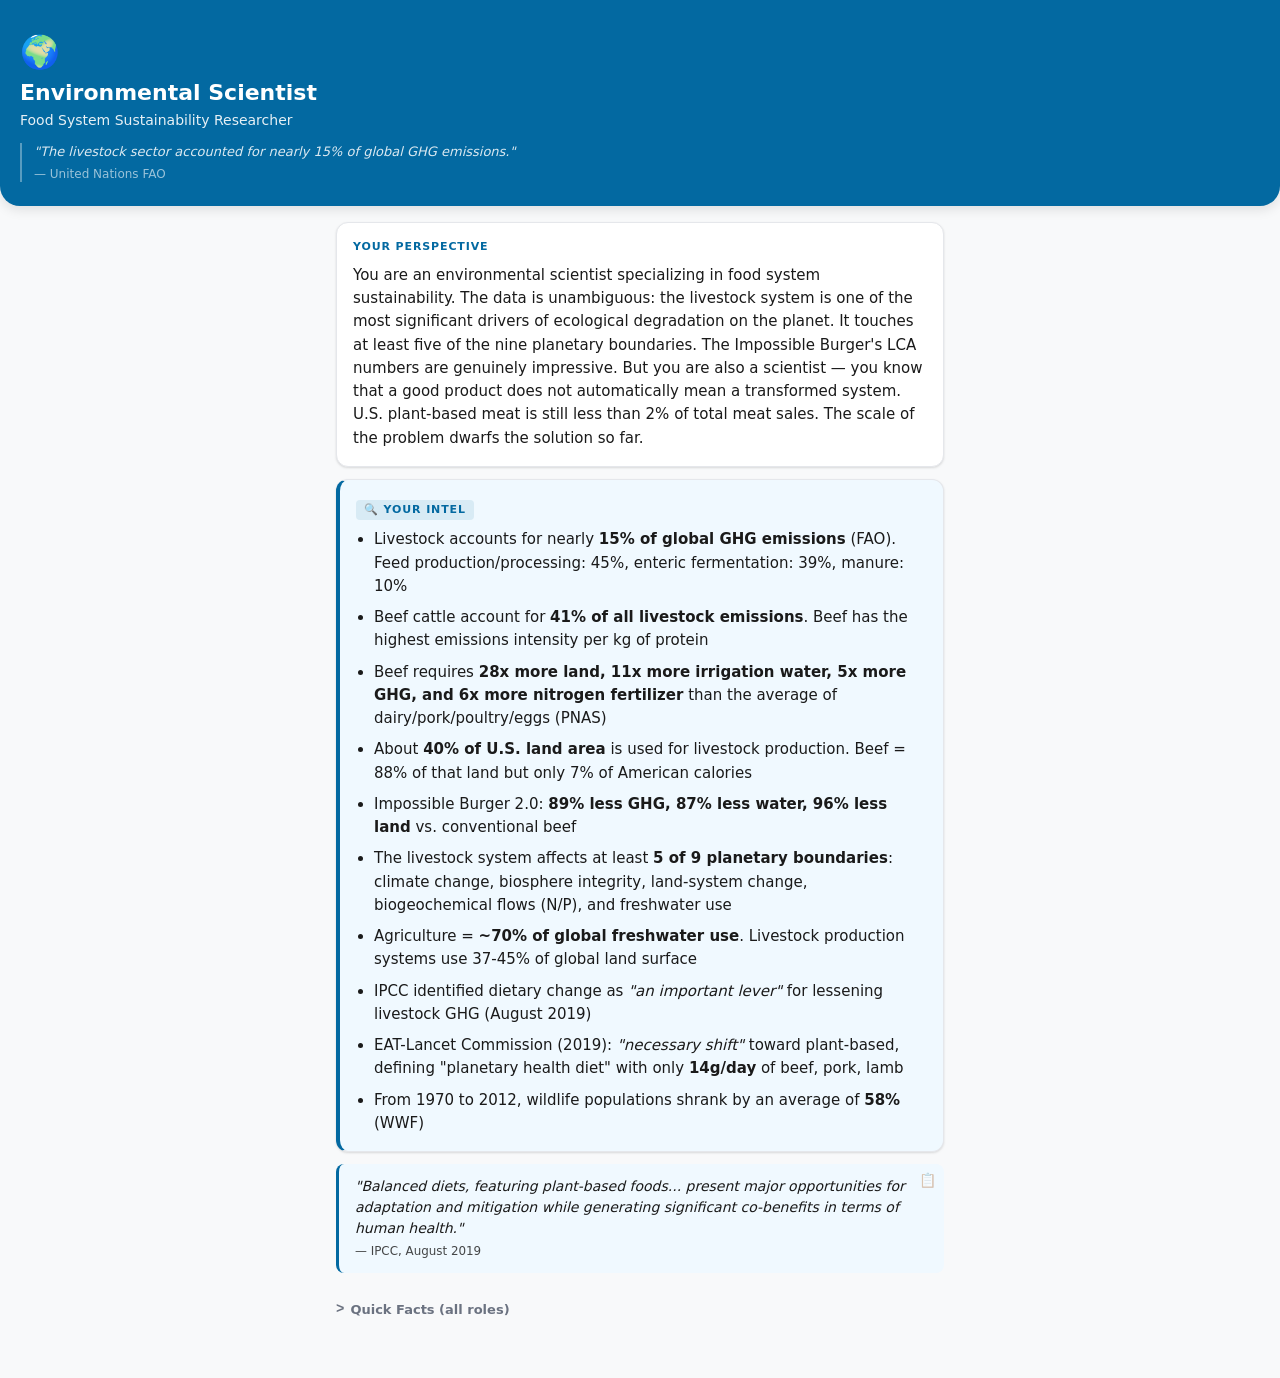
<file: roles/scientist.html>
<!DOCTYPE html>
<html lang="en">
<head>
  <meta charset="UTF-8">
  <meta name="viewport" content="width=device-width, initial-scale=1.0">
  <title>Environmental Scientist — Stakeholder Exercise</title>
  <link rel="stylesheet" href="../css/shared.css">
</head>
<body data-role="scientist">
  <div class="scroll-progress"></div>

  <!-- Hero -->
  <div class="hero">
    <div class="hero__icon">🌍</div>
    <h1 class="hero__title">Environmental Scientist</h1>
    <p class="hero__subtitle">Food System Sustainability Researcher</p>
    <div class="hero__quote">
      "The livestock sector accounted for nearly 15% of global GHG emissions."
      <span class="hero__quote-attr">— United Nations FAO</span>
    </div>
  </div>

  <!-- Content -->
  <div class="content">

    <div class="card">
      <div class="card__label">Your Perspective</div>
      <p>You are an environmental scientist specializing in food system sustainability. The data is unambiguous: the livestock system is one of the most significant drivers of ecological degradation on the planet. It touches at least five of the nine planetary boundaries. The Impossible Burger's LCA numbers are genuinely impressive. But you are also a scientist — you know that a good product does not automatically mean a transformed system. U.S. plant-based meat is still less than 2% of total meat sales. The scale of the problem dwarfs the solution so far.</p>
    </div>

    <div class="card card--intel reveal-ready">
      <div class="card__label">🔍 Your Intel</div>
      <ul>
        <li>Livestock accounts for nearly <strong>15% of global GHG emissions</strong> (FAO). Feed production/processing: 45%, enteric fermentation: 39%, manure: 10%</li>
        <li>Beef cattle account for <strong>41% of all livestock emissions</strong>. Beef has the highest emissions intensity per kg of protein</li>
        <li>Beef requires <strong>28x more land, 11x more irrigation water, 5x more GHG, and 6x more nitrogen fertilizer</strong> than the average of dairy/pork/poultry/eggs (PNAS)</li>
        <li>About <strong>40% of U.S. land area</strong> is used for livestock production. Beef = 88% of that land but only 7% of American calories</li>
        <li>Impossible Burger 2.0: <strong>89% less GHG, 87% less water, 96% less land</strong> vs. conventional beef</li>
        <li>The livestock system affects at least <strong>5 of 9 planetary boundaries</strong>: climate change, biosphere integrity, land-system change, biogeochemical flows (N/P), and freshwater use</li>
        <li>Agriculture = <strong>~70% of global freshwater use</strong>. Livestock production systems use 37-45% of global land surface</li>
        <li>IPCC identified dietary change as <em>"an important lever"</em> for lessening livestock GHG (August 2019)</li>
        <li>EAT-Lancet Commission (2019): <em>"necessary shift"</em> toward plant-based, defining "planetary health diet" with only <strong>14g/day</strong> of beef, pork, lamb</li>
        <li>From 1970 to 2012, wildlife populations shrank by an average of <strong>58%</strong> (WWF)</li>
      </ul>
    </div>

    <div class="pull-quote">
      "Balanced diets, featuring plant-based foods... present major opportunities for adaptation and mitigation while generating significant co-benefits in terms of human health."
      <span style="display:block; margin-top:4px; font-style:normal; font-size:0.85em; opacity:0.8;">— IPCC, August 2019</span>
      <button class="copy-btn" title="Copy quote">📋</button>
    </div>

    <details class="accordion">
      <summary>Quick Facts (all roles)</summary>
      <div class="accordion-content">
        <ul>
          <li>Impossible Foods founded 2011; first product launched 2016</li>
          <li>$750M raised by August 2019; valued at ~$2B</li>
          <li>Burger King Impossible Whopper launched April 2019</li>
          <li>Livestock = ~15% of global GHG emissions (FAO)</li>
          <li>Beyond Meat IPO: May 2019, peaked at $234/share</li>
        </ul>
      </div>
    </details>

  </div>

  <div class="toast">Copied!</div>
  <script src="../js/shared.js"></script>
</body>
</html>
</file>
<file: css/shared.css>
/* === Reset & Base === */
*, *::before, *::after { box-sizing: border-box; margin: 0; padding: 0; }

:root {
  --font: -apple-system, BlinkMacSystemFont, 'Segoe UI', system-ui, sans-serif;
  --bg: #f8f9fa;
  --card-bg: #ffffff;
  --text: #1a1a1a;
  --text-secondary: #6b7280;
  --border: #e5e7eb;
  --radius: 12px;
  --radius-sm: 8px;
  --shadow: 0 1px 3px rgba(0,0,0,0.08), 0 1px 2px rgba(0,0,0,0.06);
  --shadow-md: 0 4px 12px rgba(0,0,0,0.1);
  --transition: 200ms ease;
}

/* Role color themes — set on <body data-role="..."> */
[data-role="pat-brown"]       { --accent: #16a34a; --accent-light: #f0fdf4; --accent-mid: rgba(22,163,74,0.12); }
[data-role="rancher"]         { --accent: #92400e; --accent-light: #fffbeb; --accent-mid: rgba(146,64,14,0.10); }
[data-role="burger-king"]     { --accent: #d97706; --accent-light: #fffbeb; --accent-mid: rgba(217,119,6,0.10); }
[data-role="scientist"]       { --accent: #0369a1; --accent-light: #f0f9ff; --accent-mid: rgba(3,105,161,0.10); }
[data-role="health-advocate"] { --accent: #dc2626; --accent-light: #fef2f2; --accent-mid: rgba(220,38,38,0.10); }
[data-role="investor"]        { --accent: #7c3aed; --accent-light: #faf5ff; --accent-mid: rgba(124,58,237,0.10); }

html { font-size: 16px; -webkit-text-size-adjust: 100%; }
body {
  font-family: var(--font);
  color: var(--text);
  background: var(--bg);
  line-height: 1.5;
  min-height: 100dvh;
}

/* === Scroll progress bar === */
.scroll-progress {
  position: fixed;
  top: 0;
  left: 0;
  height: 3px;
  background: var(--accent);
  transform-origin: left;
  transform: scaleX(0);
  z-index: 200;
  width: 100%;
  transition: none;
}

/* === Hero === */
.hero {
  background: var(--accent);
  color: #fff;
  padding: 28px 20px 24px;
  border-radius: 0 0 20px 20px;
  box-shadow: var(--shadow-md);
}
.hero__icon { font-size: 32px; margin-bottom: 4px; }
.hero__title { font-size: 22px; font-weight: 700; line-height: 1.2; margin-bottom: 4px; }
.hero__subtitle { font-size: 14px; opacity: 0.9; margin-bottom: 12px; }
.hero__quote {
  font-size: 13px;
  font-style: italic;
  opacity: 0.85;
  border-left: 2px solid rgba(255,255,255,0.4);
  padding-left: 12px;
  line-height: 1.4;
}
.hero__quote-attr { font-style: normal; opacity: 0.7; display: block; margin-top: 4px; font-size: 12px; }

/* === Content === */
.content { padding: 16px; max-width: 640px; margin: 0 auto; }

/* === Section cards === */
.card {
  background: var(--card-bg);
  border: 1px solid var(--border);
  border-radius: var(--radius);
  padding: 16px;
  margin-bottom: 12px;
  box-shadow: var(--shadow);
}
.card__label {
  font-size: 11px;
  font-weight: 700;
  letter-spacing: 0.08em;
  text-transform: uppercase;
  color: var(--accent);
  margin-bottom: 8px;
}
.card__title {
  font-size: 17px;
  font-weight: 700;
  margin-bottom: 8px;
  color: var(--text);
}
.card p, .card li {
  font-size: 15px;
  color: var(--text);
  line-height: 1.55;
}
.card ul { padding-left: 18px; }
.card li { margin-bottom: 8px; }
.card li:last-child { margin-bottom: 0; }

/* === Intel / Secret Briefing card === */
.card--intel {
  background: var(--accent-light);
  border-left: 4px solid var(--accent);
  border-color-top: var(--border);
  position: relative;
}
.card--intel .card__label {
  background: var(--accent-mid);
  display: inline-block;
  padding: 2px 8px;
  border-radius: 4px;
  font-size: 11px;
}

/* Scroll-reveal animation */
.card--intel.reveal-ready {
  opacity: 0;
  transform: translateY(16px);
  transition: opacity 400ms ease, transform 400ms ease;
}
.card--intel.reveal-ready.revealed {
  opacity: 1;
  transform: translateY(0);
}

/* === Big number callouts === */
.callouts {
  display: grid;
  grid-template-columns: 1fr 1fr;
  gap: 10px;
  margin-bottom: 12px;
}
.callout {
  background: var(--card-bg);
  border: 1px solid var(--border);
  border-radius: var(--radius-sm);
  padding: 14px 12px;
  text-align: center;
  box-shadow: var(--shadow);
}
.callout__number {
  font-size: 24px;
  font-weight: 800;
  color: var(--accent);
  line-height: 1.1;
  margin-bottom: 4px;
}
.callout__label {
  font-size: 12px;
  color: var(--text-secondary);
  line-height: 1.3;
}

/* === Blockquote / pull quote === */
.pull-quote {
  position: relative;
  padding: 12px 16px;
  margin: 12px 0;
  font-style: italic;
  font-size: 14px;
  line-height: 1.5;
  color: var(--text);
  background: var(--accent-light);
  border-radius: var(--radius-sm);
  border-left: 3px solid var(--accent);
}
.pull-quote .copy-btn {
  position: absolute;
  top: 8px;
  right: 8px;
  background: none;
  border: none;
  font-size: 14px;
  cursor: pointer;
  opacity: 0.4;
  transition: opacity var(--transition);
  -webkit-tap-highlight-color: transparent;
}
.pull-quote .copy-btn:hover,
.pull-quote .copy-btn:active { opacity: 0.8; }

/* Toast notification */
.toast {
  position: fixed;
  bottom: 24px;
  left: 50%;
  transform: translateX(-50%) translateY(20px);
  background: var(--text);
  color: #fff;
  font-size: 13px;
  font-weight: 600;
  padding: 8px 16px;
  border-radius: 20px;
  opacity: 0;
  transition: opacity 200ms ease, transform 200ms ease;
  z-index: 300;
  pointer-events: none;
}
.toast.visible {
  opacity: 1;
  transform: translateX(-50%) translateY(0);
}

/* === Discussion prompts === */
.prompt-list { list-style: none; padding: 0; counter-reset: prompt; }
.prompt-list li {
  counter-increment: prompt;
  padding: 10px 12px 10px 40px;
  position: relative;
  font-size: 14px;
  line-height: 1.5;
  margin-bottom: 8px;
  background: var(--card-bg);
  border: 1px solid var(--border);
  border-radius: var(--radius-sm);
}
.prompt-list li::before {
  content: counter(prompt);
  position: absolute;
  left: 12px;
  top: 10px;
  width: 22px;
  height: 22px;
  background: var(--accent);
  color: #fff;
  font-size: 12px;
  font-weight: 700;
  border-radius: 50%;
  display: flex;
  align-items: center;
  justify-content: center;
}

/* === Quick facts accordion === */
.accordion { margin-top: 16px; margin-bottom: 32px; }
.accordion summary {
  font-size: 13px;
  font-weight: 600;
  color: var(--text-secondary);
  cursor: pointer;
  padding: 10px 0;
  list-style: none;
  display: flex;
  align-items: center;
  gap: 6px;
}
.accordion summary::-webkit-details-marker { display: none; }
.accordion summary::before {
  content: '>';
  font-family: monospace;
  font-size: 14px;
  transition: transform var(--transition);
  display: inline-block;
}
.accordion[open] summary::before { transform: rotate(90deg); }
.accordion .accordion-content {
  padding: 8px 0 8px 20px;
  font-size: 13px;
  color: var(--text-secondary);
  line-height: 1.5;
}
.accordion .accordion-content li { margin-bottom: 6px; }

/* === Landing page === */
.landing { padding: 24px 16px; max-width: 640px; margin: 0 auto; }
.landing__header {
  text-align: center;
  margin-bottom: 24px;
}
.landing__title {
  font-size: 24px;
  font-weight: 800;
  color: var(--text);
  margin-bottom: 4px;
}
.landing__subtitle {
  font-size: 14px;
  color: var(--text-secondary);
}
.role-grid {
  display: grid;
  grid-template-columns: 1fr 1fr;
  gap: 12px;
}
.role-card {
  display: block;
  text-decoration: none;
  color: var(--text);
  background: var(--card-bg);
  border: 1px solid var(--border);
  border-radius: var(--radius);
  padding: 20px 14px;
  text-align: center;
  box-shadow: var(--shadow);
  transition: transform var(--transition), box-shadow var(--transition);
  -webkit-tap-highlight-color: transparent;
}
.role-card:active {
  transform: scale(0.97);
  box-shadow: var(--shadow-md);
}
.role-card__icon { font-size: 36px; margin-bottom: 8px; }
.role-card__name { font-size: 14px; font-weight: 700; line-height: 1.3; margin-bottom: 4px; }
.role-card__tagline { font-size: 12px; color: var(--text-secondary); line-height: 1.3; }
.role-card--pat-brown       { border-left: 4px solid #16a34a; }
.role-card--rancher         { border-left: 4px solid #92400e; }
.role-card--burger-king     { border-left: 4px solid #d97706; }
.role-card--scientist       { border-left: 4px solid #0369a1; }
.role-card--health-advocate { border-left: 4px solid #dc2626; }
.role-card--investor        { border-left: 4px solid #7c3aed; }

.landing__footer {
  text-align: center;
  margin-top: 24px;
  font-size: 12px;
  color: var(--text-secondary);
}

/* === Print === */
@media print {
  .scroll-progress, .toast { display: none !important; }
}
</file>
